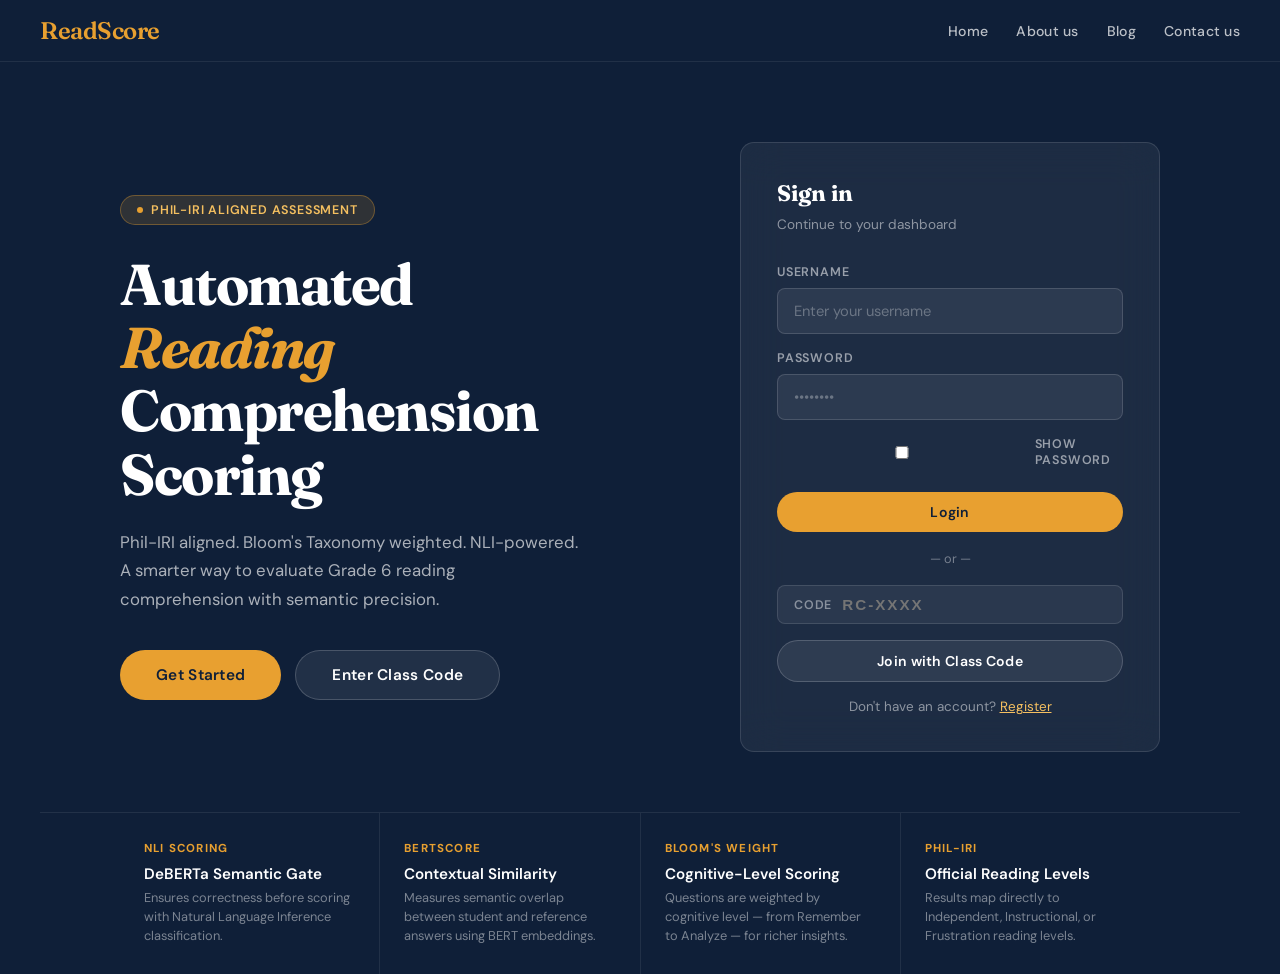
<file: index.html>
<!DOCTYPE html>
<html lang="en">
<head>
<meta charset="UTF-8" />
<meta name="viewport" content="width=device-width, initial-scale=1.0" />
<title>ReadScore</title>
<link href="https://fonts.googleapis.com/css2?family=Fraunces:ital,opsz,wght@0,9..144,300;0,9..144,600;0,9..144,700;1,9..144,400&family=DM+Sans:wght@300;400;500;600&display=swap" rel="stylesheet" />
<link rel="stylesheet" href="readscore.css" />

</head>
<body>

<!-- ══════════════════════════════════════
     PAGE: HOME
══════════════════════════════════════ -->
<div id="page-home" class="page active">
  <nav>
    <div class="nav-logo">ReadScore</div>
    <div class="nav-links">
      <a onclick="showPage('page-home')">Home</a>
      <a href="#">About us</a>
      <a href="#">Blog</a>
      <a href="#">Contact us</a>
    </div>
  </nav>

  <div class="hero">
    <div class="hero-left">
      <div class="hero-badge"><span></span> Phil-IRI Aligned Assessment</div>
      <h1>Automated<br/><em>Reading</em><br/>Comprehension<br/>Scoring</h1>
      <p>Phil-IRI aligned. Bloom's Taxonomy weighted. NLI-powered. A smarter way to evaluate Grade 6 reading comprehension with semantic precision.</p>
      <div class="hero-actions">
        <button class="btn btn-primary btn-lg" onclick="showPage('page-register')">Get Started</button>
        <button class="btn btn-ghost btn-lg" onclick="showStudentCodeEntry()">Enter Class Code</button>
      </div>
    </div>
    <div class="hero-right">
      <div class="login-card">
        <h3>Sign in</h3>
        <p>Continue to your dashboard</p>
        <div class="form-group">
          <label>Username</label>
          <input id="home-username" type="text" placeholder="Enter your username" />
        </div>
        <div class="form-group">
          <label>Password</label>
          <input id="home-password" type="password" placeholder="••••••••" />
        </div>
        <div class="form-group" style="display:flex;align-items:center;gap:8px;">
          <input id="show-password-login" type="checkbox" onchange="togglePassword('home-password','show-password-login')" />
          <label for="show-password-login" style="margin:0;">Show password</label>
        </div>
        <button class="btn btn-primary" style="width:100%;margin-top:8px;" onclick="handleLogin()">Login</button>
        <div class="login-divider">— or —</div>
        <div class="code-bar">
          <label>Code</label>
          <input type="text" id="home-class-code" placeholder="RC-XXXX" maxlength="7" />
        </div>
        <button class="btn btn-ghost" style="width:100%;" onclick="handleCodeJoin()">Join with Class Code</button>
        <div class="login-link">Don't have an account? <a onclick="showPage('page-register')">Register</a></div>
      </div>
    </div>
  </div>

  <div class="features-strip">
    <div class="feature-item">
      <div class="feature-tag">NLI Scoring</div>
      <div class="feature-name">DeBERTa Semantic Gate</div>
      <div class="feature-desc">Ensures correctness before scoring with Natural Language Inference classification.</div>
    </div>
    <div class="feature-item">
      <div class="feature-tag">BERTScore</div>
      <div class="feature-name">Contextual Similarity</div>
      <div class="feature-desc">Measures semantic overlap between student and reference answers using BERT embeddings.</div>
    </div>
    <div class="feature-item">
      <div class="feature-tag">Bloom's Weight</div>
      <div class="feature-name">Cognitive-Level Scoring</div>
      <div class="feature-desc">Questions are weighted by cognitive level — from Remember to Analyze — for richer insights.</div>
    </div>
    <div class="feature-item">
      <div class="feature-tag">Phil-IRI</div>
      <div class="feature-name">Official Reading Levels</div>
      <div class="feature-desc">Results map directly to Independent, Instructional, or Frustration reading levels.</div>
    </div>
  </div>
</div>

<!-- ══════════════════════════════════════
     PAGE: REGISTER
══════════════════════════════════════ -->
<div id="page-register" class="page">
  <nav>
    <div class="nav-logo" onclick="showPage('page-home')" style="cursor:pointer;">ReadScore</div>
    <div class="nav-links"><a onclick="showPage('page-home')">← Back to Home</a></div>
  </nav>
  <div id="page-register-inner" style="flex:1;display:flex;align-items:center;justify-content:center;padding:60px 20px;">
    <div class="register-card">
      <h2>Create account</h2>
      <p class="subtitle">Choose your role to continue</p>

      <div class="role-toggle">
        <button class="role-btn" id="role-teacher" onclick="setRole('teacher')">Teacher</button>
        <button class="role-btn active" id="role-student" onclick="setRole('student')">Student</button>
      </div>

      <div class="light-form">
        <div class="form-group">
          <label>Full name</label>
          <input id="reg-fullname" type="text" placeholder="e.g. Maria Santos" />
        </div>
        <div class="form-group">
          <label>Username</label>
          <input id="reg-username" type="text" placeholder="e.g. mariasantos" />
        </div>
        <div class="form-group">
          <label>Password</label>
          <input id="reg-password" type="password" placeholder="At least 8 characters" />
        </div>
        <div class="form-group">
          <label>Confirm Password</label>
          <input id="reg-password-confirm" type="password" placeholder="Re-enter password" />
        </div>
        <div class="form-group" style="display:flex;align-items:center;gap:8px;">
          <input id="show-password-reg" type="checkbox" onchange="togglePassword('reg-password','show-password-reg'); togglePassword('reg-password-confirm','show-password-reg')" />
          <label for="show-password-reg" style="margin:0;">Show password</label>
        </div>
        <div class="form-group" id="classroom-field" style="display:none;">
          <label>Classroom name</label>
          <input id="reg-classroom" type="text" placeholder="e.g. Grade 6 - Sampaguita" />
        </div>
      </div>

      <button class="btn btn-navy" style="width:100%;margin-top:8px;" onclick="handleRegister()">Register</button>
      <div class="register-footer">Already have an account? <a onclick="showPage('page-home')">Login</a></div>
    </div>
  </div>
</div>

<!-- ══════════════════════════════════════
     PAGE: READING
══════════════════════════════════════ -->
<div id="page-reading" class="page">
  <nav>
    <div class="nav-logo">ReadScore</div>
    <div class="nav-links"><a href="#">Assessment in progress</a></div>
  </nav>
  <div class="reading-progress-bar"><div class="reading-progress-fill" id="reading-fill"></div></div>
  <div class="reading-main">
    <div class="passage-card">
      <div class="passage-label">Reading Passage</div>
      <h2>The Importance of Saving Water</h2>
      <p class="passage-text">
        Water is one of the most important resources on Earth. Every living thing — humans, animals, and plants — needs water to survive. However, clean and fresh water is not unlimited. Only about three percent of all water on Earth is fresh water, and most of it is frozen in glaciers and ice caps.
        <br/><br/>
        In the Philippines, many communities still struggle with water shortages, especially during dry seasons. Rivers and lakes are sometimes polluted due to improper waste disposal, making the water unsafe to drink. This affects not only the health of the people but also the animals and plants that depend on those water sources.
        <br/><br/>
        There are many simple ways we can help save water in our daily lives. Turning off the faucet while brushing teeth, fixing leaky pipes, and collecting rainwater for watering plants are small steps that make a big difference. When everyone works together to conserve water, we help ensure that future generations will also have enough clean water to drink and use.
      </p>
      <div class="passage-footer">
        <button class="btn btn-primary" onclick="showPage('page-assessment'); initAssessment();">
          Done — Proceed to Questions
          <svg xmlns="http://www.w3.org/2000/svg" width="16" height="16" viewBox="0 0 24 24" fill="none" stroke="currentColor" stroke-width="2.5" stroke-linecap="round" stroke-linejoin="round"><path d="M5 12h14M12 5l7 7-7 7"/></svg>
        </button>
      </div>
    </div>
  </div>
</div>

<!-- ══════════════════════════════════════
     PAGE: ASSESSMENT
══════════════════════════════════════ -->
<div id="page-assessment" class="page">
  <nav>
    <div class="nav-logo">ReadScore</div>
    <div class="nav-links"><span id="qa-progress-label" style="color:rgba(255,255,255,0.6);font-size:0.88rem;">Question 1 of 5</span></div>
  </nav>
  <div class="assessment-body">
    <div class="aside-passage">
      <h4>Passage Reference</h4>
      <p>
        Water is one of the most important resources on Earth. Every living thing — humans, animals, and plants — needs water to survive. However, clean and fresh water is not unlimited. Only about three percent of all water on Earth is fresh water...
        <br/><br/>
        In the Philippines, many communities still struggle with water shortages, especially during dry seasons. Rivers and lakes are sometimes polluted due to improper waste disposal, making the water unsafe to drink...
        <br/><br/>
        There are many simple ways we can help save water. Turning off the faucet while brushing teeth, fixing leaky pipes, and collecting rainwater for watering plants are small steps that make a big difference...
      </p>
    </div>

    <div class="qa-panel">
      <div class="qa-header">
        <h3>Question &amp; Answer</h3>
      </div>

      <!-- Q nav -->
      <div class="q-nav" id="q-nav"></div>

      <!-- Bloom badge -->
      <div id="bloom-badge-wrap" style="margin-bottom:14px;"></div>

      <!-- Question box -->
      <div class="question-box" id="q-text">Loading question...</div>

      <!-- Answer textarea -->
      <textarea class="answer-box" id="a-text" placeholder="Write your answer here..." oninput="saveAnswer()"></textarea>

      <div class="qa-footer">
        <div class="qa-footer-left">
          <button id="prev-btn" class="btn btn-outline btn-sm" onclick="changeQ(-1)">
            <svg xmlns="http://www.w3.org/2000/svg" width="14" height="14" viewBox="0 0 24 24" fill="none" stroke="currentColor" stroke-width="2.5" stroke-linecap="round" stroke-linejoin="round"><path d="M19 12H5M12 19l-7-7 7-7"/></svg>
            Previous
          </button>
          <button id="next-btn" class="btn btn-navy btn-sm" onclick="changeQ(1)">
            Next
            <svg xmlns="http://www.w3.org/2000/svg" width="14" height="14" viewBox="0 0 24 24" fill="none" stroke="currentColor" stroke-width="2.5" stroke-linecap="round" stroke-linejoin="round"><path d="M5 12h14M12 5l7 7-7 7"/></svg>
          </button>
        </div>
        <span id="word-count" style="font-size:0.8rem;color:var(--text-muted);">0 words</span>
      </div>
    </div>
  </div>
</div>

<!-- ══════════════════════════════════════
     PAGE: RESULT
══════════════════════════════════════ -->
<div id="page-result" class="page">
  <nav>
    <div class="nav-logo">ReadScore</div>
    <div class="nav-logout" onclick="showPage('page-home')">
      <svg xmlns="http://www.w3.org/2000/svg" viewBox="0 0 24 24" fill="none" stroke="currentColor" stroke-width="2" stroke-linecap="round" stroke-linejoin="round"><path d="M9 21H5a2 2 0 0 1-2-2V5a2 2 0 0 1 2-2h4M16 17l5-5-5-5M21 12H9"/></svg>
      Logout
    </div>
  </nav>
  <div class="result-main">
    <h2>Assessment Results</h2>
    <div class="result-top">
      <div class="score-card">
        <div class="label">Overall Score</div>
        <div class="big-num" id="res-score">—</div>
        <div style="font-size:0.85rem;color:var(--text-muted);">Comprehension percentage</div>
      </div>
      <div class="level-card">
        <div class="label">Phil-IRI Level</div>
        <div class="level-name" id="res-level">—</div>
        <div style="font-size:0.85rem;color:rgba(255,255,255,0.45);margin-top:4px;" id="res-level-desc">—</div>
      </div>
    </div>
    <div class="result-bottom">
      <div class="bloom-card">
        <h4>Score by Bloom's Level</h4>
        <div class="bloom-summary-row">
          <div class="bloom-summary-label">Bloom mastery</div>
          <div class="bloom-summary-value" id="res-bloom-overall">—%</div>
        </div>
        <div class="bloom-overall-bar">
          <div class="bloom-overall-fill" id="res-bloom-bar" style="width:0%;"></div>
        </div>
      </div>
      <div class="answer-preview-card">
        <h4>Answer Preview</h4>
        <div id="answer-preview-list"></div>
      </div>
    </div>
    <div class="result-action">
      <button class="btn btn-navy" style="width:100%;" onclick="showPage('page-home')">Return to Home</button>
    </div>
  </div>
</div>

<!-- ══════════════════════════════════════
     PAGE: CLASSROOM (Teacher)
══════════════════════════════════════ -->
<div id="page-classroom" class="page">
  <nav>
    <div class="nav-logo">ReadScore</div>
    <div class="nav-logout" onclick="showPage('page-home')">
      <svg xmlns="http://www.w3.org/2000/svg" viewBox="0 0 24 24" fill="none" stroke="currentColor" stroke-width="2" stroke-linecap="round" stroke-linejoin="round"><path d="M9 21H5a2 2 0 0 1-2-2V5a2 2 0 0 1 2-2h4M16 17l5-5-5-5M21 12H9"/></svg>
      Logout
    </div>
  </nav>
  <div class="classroom-main">
    <div class="classroom-header">
      <div class="classroom-title">
        <h2>My Classroom</h2>
        <div class="class-code-badge" onclick="copyCode()">
          <svg xmlns="http://www.w3.org/2000/svg" viewBox="0 0 24 24" fill="none" stroke="currentColor" stroke-width="2" stroke-linecap="round" stroke-linejoin="round"><rect width="14" height="14" x="8" y="8" rx="2"/><path d="M4 16c-1.1 0-2-.9-2-2V4c0-1.1.9-2 2-2h10c1.1 0 2 .9 2 2"/></svg>
          Code: RC-4821
        </div>
      </div>
      <button class="btn btn-primary" onclick="showNewAssessmentModal()">
        <svg xmlns="http://www.w3.org/2000/svg" width="16" height="16" viewBox="0 0 24 24" fill="none" stroke="currentColor" stroke-width="2.5" stroke-linecap="round" stroke-linejoin="round"><path d="M12 5v14M5 12h14"/></svg>
        New Assessment
      </button>
    </div>

    <div class="students-table">
      <div class="table-head">
        <div>Student Name</div>
        <div>Phil-IRI Grade</div>
        <div>State</div>
        <div></div>
      </div>
      <div class="table-row" onclick="viewStudentResult('PRINCE DIONES', 78, 'Instructional')">
        <div class="student-name">
          <div class="student-avatar">PD</div>
          PRINCE DIONES
        </div>
        <div><span class="grade-pill grade-instructional">Instructional</span></div>
        <div><span class="state-done state-pill">● Done</span></div>
        <div class="row-action"><button class="dots-btn" onclick="event.stopPropagation()">···</button></div>
      </div>
      <div class="table-row" onclick="viewStudentResult('RENIEL GAHUMAN', 47, 'Frustration')">
        <div class="student-name">
          <div class="student-avatar">RG</div>
          RENIEL GAHUMAN
        </div>
        <div><span class="grade-pill grade-frustration">Frustration</span></div>
        <div><span class="state-done state-pill">● Done</span></div>
        <div class="row-action"><button class="dots-btn" onclick="event.stopPropagation()">···</button></div>
      </div>
      <div class="table-row">
        <div class="student-name">
          <div class="student-avatar" style="background:var(--cream-dark);color:var(--text-muted);">JR</div>
          JAMES ROMULO
        </div>
        <div><span class="grade-pill grade-pending">Pending</span></div>
        <div><span class="state-pending state-pill">○ Pending</span></div>
        <div class="row-action"><button class="dots-btn" onclick="event.stopPropagation()">···</button></div>
      </div>
      <div class="table-row">
        <div class="student-name">
          <div class="student-avatar" style="background:var(--cream-dark);color:var(--text-muted);">AL</div>
          ANA LOPEZ
        </div>
        <div><span class="grade-pill grade-pending">Pending</span></div>
        <div><span class="state-pending state-pill">○ Pending</span></div>
        <div class="row-action"><button class="dots-btn" onclick="event.stopPropagation()">···</button></div>
      </div>
    </div>
  </div>
</div>

<!-- Toast -->
<div class="toast" id="toast">
  <span class="toast-icon" id="toast-icon">✓</span>
  <span id="toast-msg">Copied!</span>
</div>

<script src="readscore.js"></script>
</body>
</html>
</file>
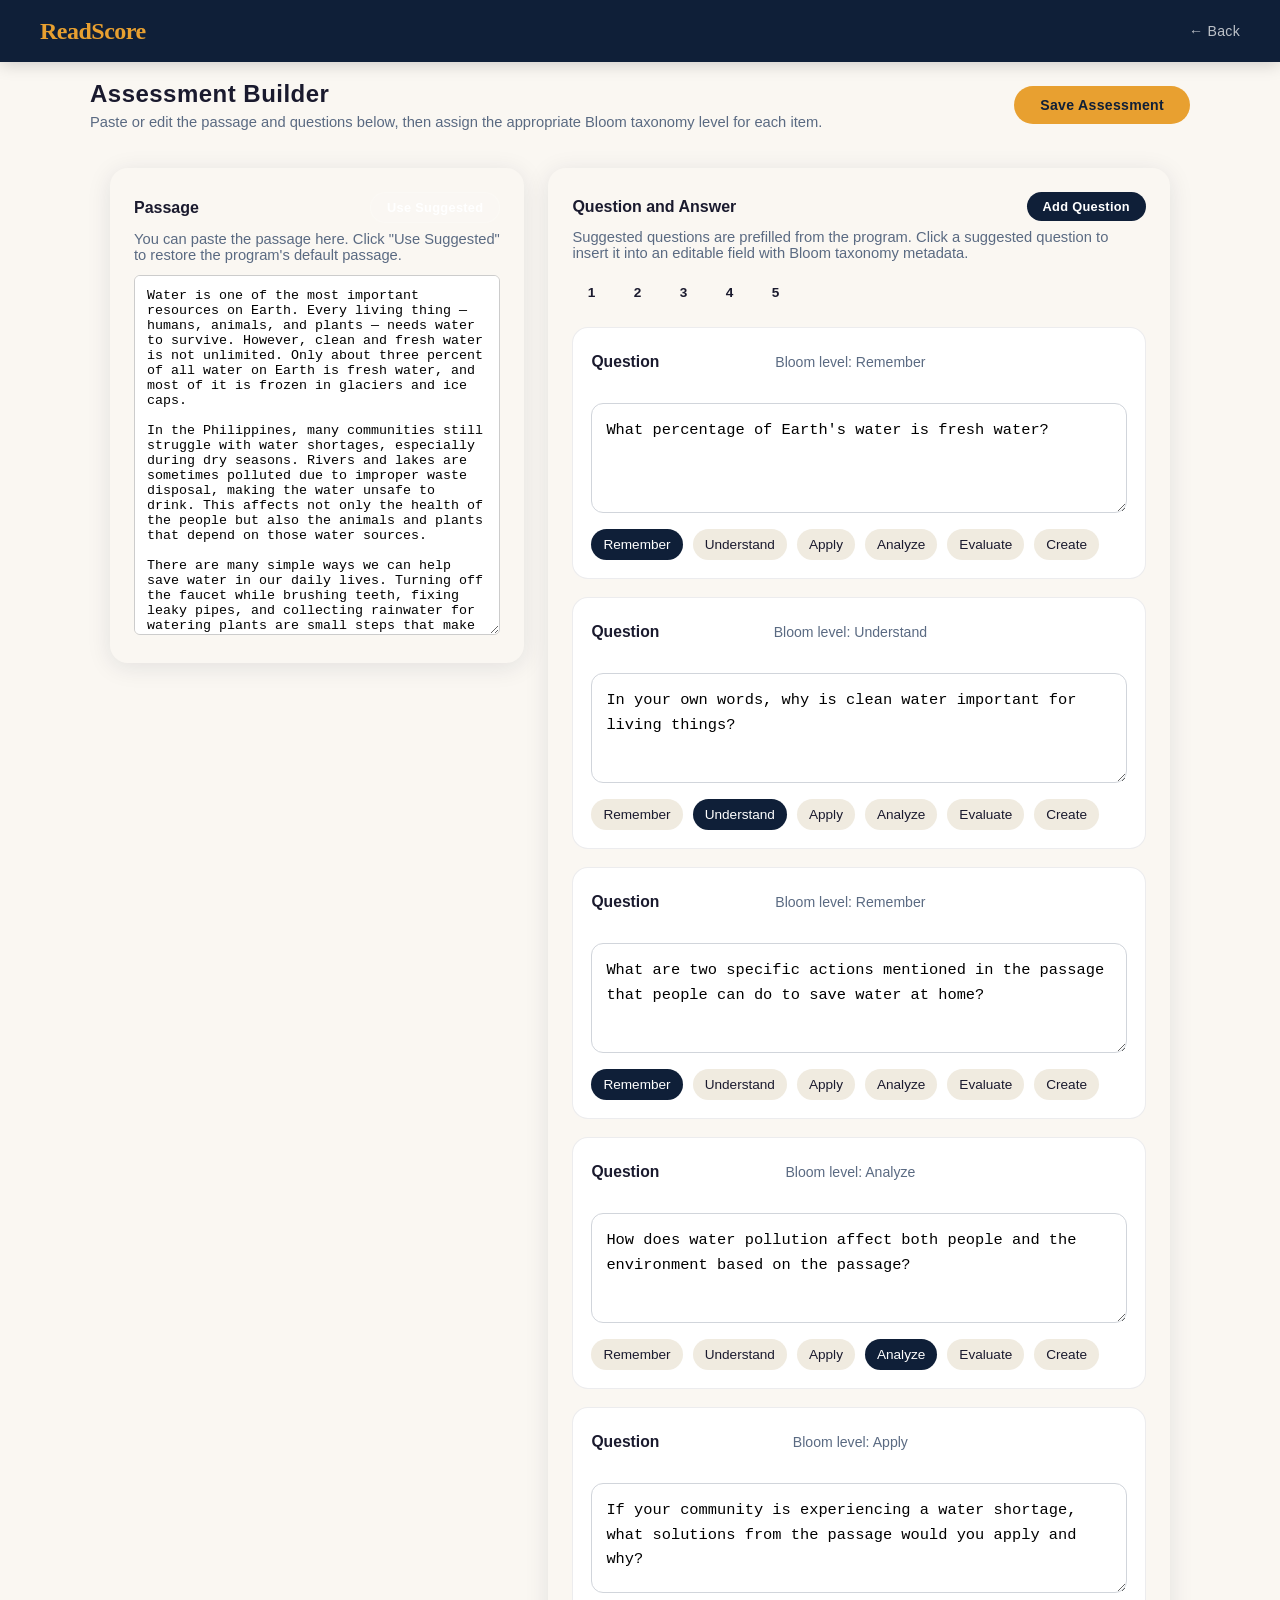
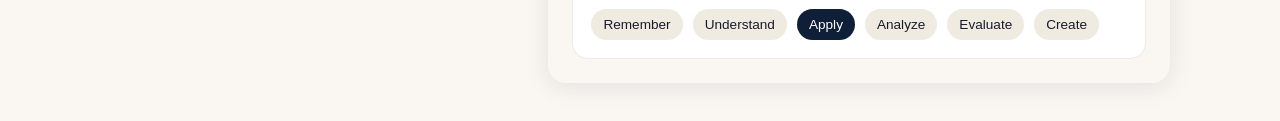
<file: new_assessment.html>
<!DOCTYPE html>
<html lang="en">
<head>
  <meta charset="utf-8" />
  <meta name="viewport" content="width=device-width,initial-scale=1" />
  <title>Create Assessment — ReadScore</title>
  <link rel="stylesheet" href="readscore.css" />
  <style>
    .new-assess-body{display:flex;gap:24px;padding:20px}
    .left-col{flex:1}
    .right-col{flex:1.5}
    .panel{background:var(--panel-bg);padding:24px;border-radius:18px;box-shadow:var(--shadow)}
    .q-num{display:inline-flex;align-items:center;justify-content:center;margin-right:8px;padding:8px 10px;border-radius:8px;background:var(--muted);color:var(--text);cursor:pointer;border:none}
    .q-num:hover{background:rgba(0,0,0,0.05)}
    .q-field{width:100%;min-height:110px;margin-top:12px;padding:14px;border-radius:12px;border:1px solid #d1d5db;background:var(--white);font-size:0.96rem;line-height:1.6}
    .top-actions{display:flex;justify-content:space-between;align-items:center;margin-bottom:18px}
    .top-actions h2{margin:0;font-size:1.5rem;letter-spacing:0.02em}
    .suggestion-note{font-size:0.92rem;color:var(--text-muted);margin-bottom:12px}
    .question-card{border:1px solid rgba(15,23,42,0.08);border-radius:16px;margin-top:16px;padding:18px;background:var(--white)}
    .question-card + .question-card{margin-top:18px}
    .question-card-header{display:flex;justify-content:space-between;align-items:center;gap:12px;margin-bottom:14px}
    .question-card-header strong{font-size:0.98rem}
    .bloom-picker{display:flex;flex-wrap:wrap;gap:10px;margin-top:12px}
    .bloom-chip{padding:8px 12px;border-radius:999px;border:1px solid var(--muted);background:var(--cream-dark);color:var(--text);font-size:0.85rem;cursor:pointer;transition:all 0.18s ease}
    .bloom-chip.active{background:var(--navy);color:white;border-color:transparent}
    .selected-level{font-size:0.88rem;color:var(--text-muted)}
    .control-row{display:flex;justify-content:space-between;align-items:center;gap:12px;margin-bottom:16px}
    .control-row .btn{min-width:140px}
    .panel-heading{font-size:1rem;font-weight:700;color:var(--navy);margin-bottom:12px}
  </style>
</head>
<body>
  <nav>
    <div class="nav-logo">ReadScore</div>
    <div class="nav-links"><a href="index.html" style="cursor:pointer">← Back</a></div>
  </nav>

  <div style="max-width:1100px;margin:18px auto;">
    <div class="top-actions">
      <div>
        <h2>Assessment Builder</h2>
        <p class="suggestion-note" style="margin:6px 0 0 0;">Paste or edit the passage and questions below, then assign the appropriate Bloom taxonomy level for each item.</p>
      </div>
      <div>
        <button class="btn btn-primary" onclick="saveCustomAssessment()">Save Assessment</button>
      </div>
    </div>

    <div class="new-assess-body">
      <div class="left-col">
        <div class="panel">
          <div style="display:flex;justify-content:space-between;align-items:center;margin-bottom:8px">
            <strong>Passage</strong>
            <button class="btn btn-ghost btn-sm" onclick="restoreSuggestedPassage()">Use Suggested</button>
          </div>
          <div class="suggestion-note">You can paste the passage here. Click "Use Suggested" to restore the program's default passage.</div>
          <textarea id="custom-passage" style="width:100%;height:360px;padding:12px;border-radius:6px;border:1px solid #ccc;">Loading...</textarea>
        </div>
      </div>

      <div class="right-col">
        <div class="panel">
          <div style="display:flex;justify-content:space-between;align-items:center;margin-bottom:8px">
            <strong>Question and Answer</strong>
            <button class="btn btn-sm btn-navy" onclick="addQuestionField()">Add Question</button>
          </div>
          <div class="suggestion-note">Suggested questions are prefilled from the program. Click a suggested question to insert it into an editable field with Bloom taxonomy metadata.</div>

          <div id="suggested-questions" style="margin-bottom:14px"></div>

          <div id="question-list"></div>

        </div>
      </div>
    </div>
  </div>

  <script src="readscore.js"></script>
  <script>
    // Initialize the page: load suggestions and current custom assessment
    window.addEventListener('load', () => {
      // ensure PASSAGE and questions are available
      try {
        populateSuggestedQuestions();
      } catch (e) { console.warn(e); }
      loadCustomAssessment();
    });

    const BLOOM_LEVELS = ['Remember', 'Understand', 'Apply', 'Analyze', 'Evaluate', 'Create'];

    function loadCustomAssessment(){
      const stored = localStorage.getItem('rs_custom_assessment');
      if (stored){
        const data = JSON.parse(stored);
        document.getElementById('custom-passage').value = data.passage || '';
        const list = document.getElementById('question-list');
        list.innerHTML = '';
        (data.questions||[]).forEach(q => {
          addQuestionCard(q.q || '', q.bloom || 'Remember');
        });
      } else {
        if (typeof PASSAGE !== 'undefined') document.getElementById('custom-passage').value = PASSAGE;
        if (typeof questions !== 'undefined'){
          const list = document.getElementById('question-list');
          list.innerHTML = '';
          questions.forEach(q => addQuestionCard(q.q, q.bloom || 'Remember'));
        }
      }
    }

    function saveCustomAssessment(){
      const passage = document.getElementById('custom-passage').value;
      const questionCards = Array.from(document.getElementById('question-list').querySelectorAll('.question-card'));
      const qs = questionCards.map(card => ({
        q: card.querySelector('textarea.q-field').value,
        bloom: card.querySelector('.bloom-chip.active')?.dataset.level || 'Remember'
      })).filter(item => item.q.trim());
      const payload = { passage, questions: qs };
      localStorage.setItem('rs_custom_assessment', JSON.stringify(payload));
      alert('Assessment saved locally. Return to Classroom to start.');
      window.location.href = 'index.html';
    }

    function addQuestionCard(questionText = '', bloomLevel = 'Remember'){
      const list = document.getElementById('question-list');
      const card = document.createElement('div');
      card.className = 'question-card';

      const header = document.createElement('div');
      header.className = 'question-card-header';
      header.innerHTML = `<strong>Question</strong><span class="selected-level">Bloom level: <span class="level-label">${bloomLevel}</span></span>`;
      const removeBtn = document.createElement('button');
      removeBtn.type = 'button';
      removeBtn.className = 'btn btn-ghost btn-sm';
      removeBtn.textContent = 'Remove';
      removeBtn.onclick = () => card.remove();
      header.appendChild(removeBtn);
      card.appendChild(header);

      const ta = document.createElement('textarea');
      ta.className = 'q-field';
      ta.placeholder = 'Write your question here...';
      ta.value = questionText;
      card.appendChild(ta);

      const bloomPicker = document.createElement('div');
      bloomPicker.className = 'bloom-picker';
      BLOOM_LEVELS.forEach(level => {
        const chip = document.createElement('button');
        chip.type = 'button';
        chip.className = 'bloom-chip' + (level === bloomLevel ? ' active' : '');
        chip.dataset.level = level;
        chip.textContent = level;
        chip.onclick = () => {
          bloomPicker.querySelectorAll('.bloom-chip').forEach(c => c.classList.remove('active'));
          chip.classList.add('active');
          header.querySelector('.level-label').textContent = level;
        };
        bloomPicker.appendChild(chip);
      });
      card.appendChild(bloomPicker);

      list.appendChild(card);
      return card;
    }

    function populateSuggestedQuestions(){
      const wrap = document.getElementById('suggested-questions');
      wrap.innerHTML = '';
      if (typeof questions === 'undefined') return;
      questions.forEach((q, i) => {
        const b = document.createElement('button');
        b.className = 'q-num';
        b.textContent = `${i+1}`;
        b.title = q.q;
        b.onclick = () => {
          addQuestionCard(q.q, q.bloom);
        };
        wrap.appendChild(b);
      });
    }

    function restoreSuggestedPassage(){
      if (typeof PASSAGE !== 'undefined') document.getElementById('custom-passage').value = PASSAGE;
    }

    function addQuestionField(){
      return addQuestionCard('', 'Remember');
    }
  </script>
</body>
</html>
</file>
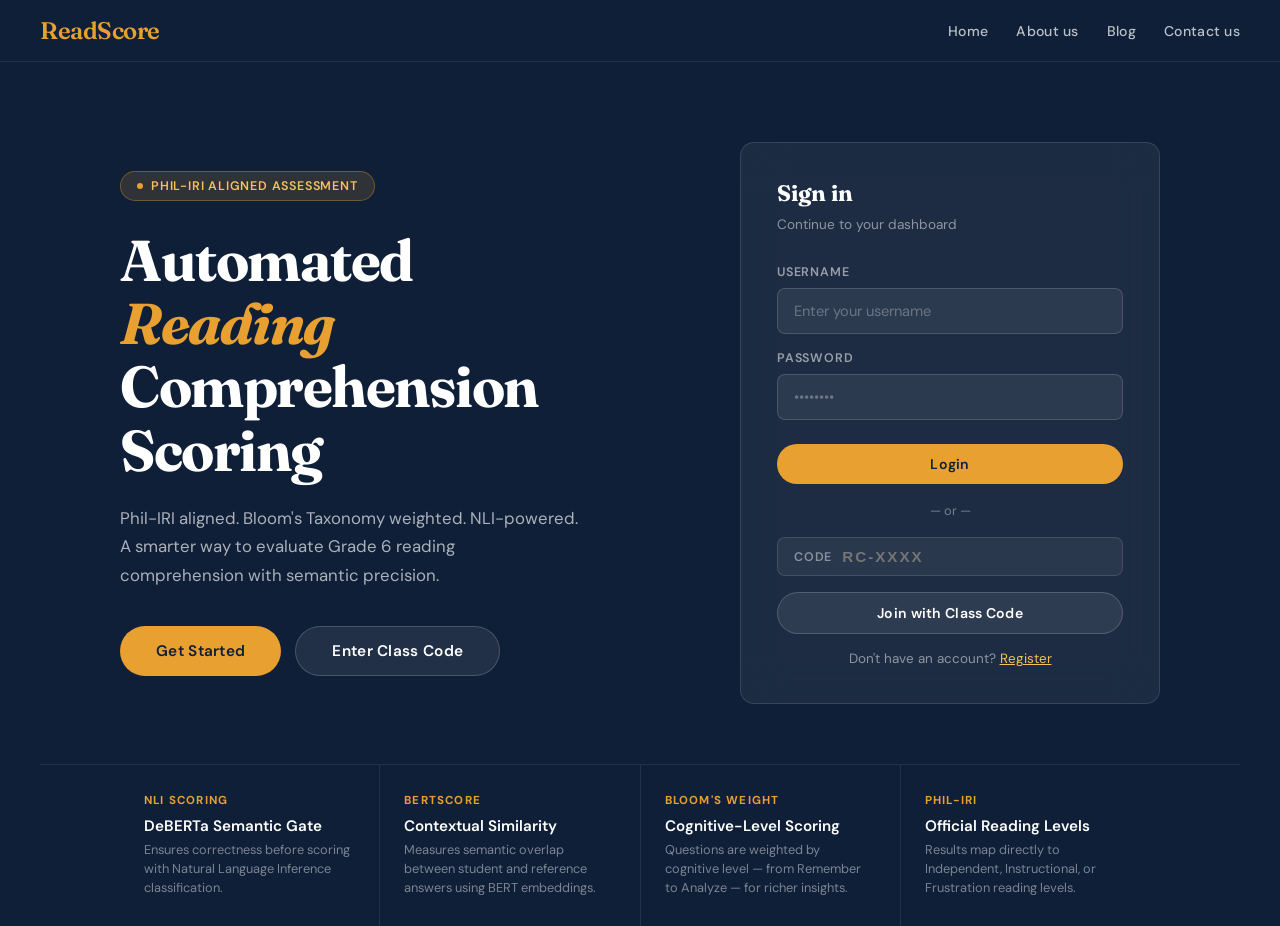
<file: ReadScore/readscore.html>
<!DOCTYPE html>
<html lang="en">
<head>
<meta charset="UTF-8" />
<meta name="viewport" content="width=device-width, initial-scale=1.0" />
<title>ReadScore</title>
<link href="https://fonts.googleapis.com/css2?family=Fraunces:ital,opsz,wght@0,9..144,300;0,9..144,600;0,9..144,700;1,9..144,400&family=DM+Sans:wght@300;400;500;600&display=swap" rel="stylesheet" />
<link rel="stylesheet" href="readscore.css" />

</head>
<body>

<!-- ══════════════════════════════════════
     PAGE: HOME
══════════════════════════════════════ -->
<div id="page-home" class="page active">
  <nav>
    <div class="nav-logo">ReadScore</div>
    <div class="nav-links">
      <a onclick="showPage('page-home')">Home</a>
      <a href="#">About us</a>
      <a href="#">Blog</a>
      <a href="#">Contact us</a>
    </div>
  </nav>

  <div class="hero">
    <div class="hero-left">
      <div class="hero-badge"><span></span> Phil-IRI Aligned Assessment</div>
      <h1>Automated<br/><em>Reading</em><br/>Comprehension<br/>Scoring</h1>
      <p>Phil-IRI aligned. Bloom's Taxonomy weighted. NLI-powered. A smarter way to evaluate Grade 6 reading comprehension with semantic precision.</p>
      <div class="hero-actions">
        <button class="btn btn-primary btn-lg" onclick="showPage('page-register')">Get Started</button>
        <button class="btn btn-ghost btn-lg" onclick="showStudentCodeEntry()">Enter Class Code</button>
      </div>
    </div>
    <div class="hero-right">
      <div class="login-card">
        <h3>Sign in</h3>
        <p>Continue to your dashboard</p>
        <div class="form-group">
          <label>Username</label>
          <input type="text" placeholder="Enter your username" />
        </div>
        <div class="form-group">
          <label>Password</label>
          <input type="password" placeholder="••••••••" />
        </div>
        <button class="btn btn-primary" style="width:100%;margin-top:8px;" onclick="handleLogin()">Login</button>
        <div class="login-divider">— or —</div>
        <div class="code-bar">
          <label>Code</label>
          <input type="text" id="home-class-code" placeholder="RC-XXXX" maxlength="7" />
        </div>
        <button class="btn btn-ghost" style="width:100%;" onclick="handleCodeJoin()">Join with Class Code</button>
        <div class="login-link">Don't have an account? <a onclick="showPage('page-register')">Register</a></div>
      </div>
    </div>
  </div>

  <div class="features-strip">
    <div class="feature-item">
      <div class="feature-tag">NLI Scoring</div>
      <div class="feature-name">DeBERTa Semantic Gate</div>
      <div class="feature-desc">Ensures correctness before scoring with Natural Language Inference classification.</div>
    </div>
    <div class="feature-item">
      <div class="feature-tag">BERTScore</div>
      <div class="feature-name">Contextual Similarity</div>
      <div class="feature-desc">Measures semantic overlap between student and reference answers using BERT embeddings.</div>
    </div>
    <div class="feature-item">
      <div class="feature-tag">Bloom's Weight</div>
      <div class="feature-name">Cognitive-Level Scoring</div>
      <div class="feature-desc">Questions are weighted by cognitive level — from Remember to Analyze — for richer insights.</div>
    </div>
    <div class="feature-item">
      <div class="feature-tag">Phil-IRI</div>
      <div class="feature-name">Official Reading Levels</div>
      <div class="feature-desc">Results map directly to Independent, Instructional, or Frustration reading levels.</div>
    </div>
  </div>
</div>

<!-- ══════════════════════════════════════
     PAGE: REGISTER
══════════════════════════════════════ -->
<div id="page-register" class="page">
  <nav>
    <div class="nav-logo" onclick="showPage('page-home')" style="cursor:pointer;">ReadScore</div>
    <div class="nav-links"><a onclick="showPage('page-home')">← Back to Home</a></div>
  </nav>
  <div id="page-register-inner" style="flex:1;display:flex;align-items:center;justify-content:center;padding:60px 20px;">
    <div class="register-card">
      <h2>Create account</h2>
      <p class="subtitle">Choose your role to continue</p>

      <div class="role-toggle">
        <button class="role-btn" id="role-teacher" onclick="setRole('teacher')">Teacher</button>
        <button class="role-btn active" id="role-student" onclick="setRole('student')">Student</button>
      </div>

      <div class="light-form">
        <div class="form-group">
          <label>Full name</label>
          <input type="text" placeholder="e.g. Maria Santos" />
        </div>
        <div class="form-group">
          <label>Username</label>
          <input type="text" placeholder="e.g. mariasantos" />
        </div>
        <div class="form-group">
          <label>Password</label>
          <input type="password" placeholder="At least 8 characters" />
        </div>
        <div class="form-group">
          <label>Confirm Password</label>
          <input type="password" placeholder="Re-enter password" />
        </div>
        <div class="form-group" id="classroom-field" style="display:none;">
          <label>Classroom name</label>
          <input type="text" placeholder="e.g. Grade 6 - Sampaguita" />
        </div>
      </div>

      <button class="btn btn-navy" style="width:100%;margin-top:8px;" onclick="handleRegister()">Register</button>
      <div class="register-footer">Already have an account? <a onclick="showPage('page-home')">Login</a></div>
    </div>
  </div>
</div>

<!-- ══════════════════════════════════════
     PAGE: READING
══════════════════════════════════════ -->
<div id="page-reading" class="page">
  <nav>
    <div class="nav-logo">ReadScore</div>
    <div class="nav-links"><a href="#">Assessment in progress</a></div>
  </nav>
  <div class="reading-progress-bar"><div class="reading-progress-fill" id="reading-fill"></div></div>
  <div class="reading-main">
    <div class="passage-card">
      <div class="passage-label">Reading Passage</div>
      <h2>The Importance of Saving Water</h2>
      <p class="passage-text">
        Water is one of the most important resources on Earth. Every living thing — humans, animals, and plants — needs water to survive. However, clean and fresh water is not unlimited. Only about three percent of all water on Earth is fresh water, and most of it is frozen in glaciers and ice caps.
        <br/><br/>
        In the Philippines, many communities still struggle with water shortages, especially during dry seasons. Rivers and lakes are sometimes polluted due to improper waste disposal, making the water unsafe to drink. This affects not only the health of the people but also the animals and plants that depend on those water sources.
        <br/><br/>
        There are many simple ways we can help save water in our daily lives. Turning off the faucet while brushing teeth, fixing leaky pipes, and collecting rainwater for watering plants are small steps that make a big difference. When everyone works together to conserve water, we help ensure that future generations will also have enough clean water to drink and use.
      </p>
      <div class="passage-footer">
        <button class="btn btn-primary" onclick="showPage('page-assessment'); initAssessment();">
          Done — Proceed to Questions
          <svg xmlns="http://www.w3.org/2000/svg" width="16" height="16" viewBox="0 0 24 24" fill="none" stroke="currentColor" stroke-width="2.5" stroke-linecap="round" stroke-linejoin="round"><path d="M5 12h14M12 5l7 7-7 7"/></svg>
        </button>
      </div>
    </div>
  </div>
</div>

<!-- ══════════════════════════════════════
     PAGE: ASSESSMENT
══════════════════════════════════════ -->
<div id="page-assessment" class="page">
  <nav>
    <div class="nav-logo">ReadScore</div>
    <div class="nav-links"><span id="qa-progress-label" style="color:rgba(255,255,255,0.6);font-size:0.88rem;">Question 1 of 5</span></div>
  </nav>
  <div class="assessment-body">
    <div class="aside-passage">
      <h4>Passage Reference</h4>
      <p>
        Water is one of the most important resources on Earth. Every living thing — humans, animals, and plants — needs water to survive. However, clean and fresh water is not unlimited. Only about three percent of all water on Earth is fresh water...
        <br/><br/>
        In the Philippines, many communities still struggle with water shortages, especially during dry seasons. Rivers and lakes are sometimes polluted due to improper waste disposal, making the water unsafe to drink...
        <br/><br/>
        There are many simple ways we can help save water. Turning off the faucet while brushing teeth, fixing leaky pipes, and collecting rainwater for watering plants are small steps that make a big difference...
      </p>
    </div>

    <div class="qa-panel">
      <div class="qa-header">
        <h3>Question &amp; Answer</h3>
        <button class="btn btn-primary btn-sm" onclick="submitAssessment()">Submit All</button>
      </div>

      <!-- Q nav -->
      <div class="q-nav" id="q-nav"></div>

      <!-- Bloom badge -->
      <div id="bloom-badge-wrap" style="margin-bottom:14px;"></div>

      <!-- Question box -->
      <div class="question-box" id="q-text">Loading question...</div>

      <!-- Answer textarea -->
      <textarea class="answer-box" id="a-text" placeholder="Write your answer here..." oninput="saveAnswer()"></textarea>

      <div class="qa-footer">
        <div class="qa-footer-left">
          <button class="btn btn-outline btn-sm" onclick="changeQ(-1)">
            <svg xmlns="http://www.w3.org/2000/svg" width="14" height="14" viewBox="0 0 24 24" fill="none" stroke="currentColor" stroke-width="2.5" stroke-linecap="round" stroke-linejoin="round"><path d="M19 12H5M12 19l-7-7 7-7"/></svg>
            Previous
          </button>
          <button class="btn btn-navy btn-sm" onclick="changeQ(1)">
            Next
            <svg xmlns="http://www.w3.org/2000/svg" width="14" height="14" viewBox="0 0 24 24" fill="none" stroke="currentColor" stroke-width="2.5" stroke-linecap="round" stroke-linejoin="round"><path d="M5 12h14M12 5l7 7-7 7"/></svg>
          </button>
        </div>
        <span id="word-count" style="font-size:0.8rem;color:var(--text-muted);">0 words</span>
      </div>
    </div>
  </div>
</div>

<!-- ══════════════════════════════════════
     PAGE: RESULT
══════════════════════════════════════ -->
<div id="page-result" class="page">
  <nav>
    <div class="nav-logo">ReadScore</div>
    <div class="nav-logout" onclick="showPage('page-home')">
      <svg xmlns="http://www.w3.org/2000/svg" viewBox="0 0 24 24" fill="none" stroke="currentColor" stroke-width="2" stroke-linecap="round" stroke-linejoin="round"><path d="M9 21H5a2 2 0 0 1-2-2V5a2 2 0 0 1 2-2h4M16 17l5-5-5-5M21 12H9"/></svg>
      Logout
    </div>
  </nav>
  <div class="result-main">
    <h2>Assessment Results</h2>
    <div class="result-top">
      <div class="score-card">
        <div class="label">Overall Score</div>
        <div class="big-num" id="res-score">—</div>
        <div style="font-size:0.85rem;color:var(--text-muted);">Comprehension percentage</div>
      </div>
      <div class="level-card">
        <div class="label">Phil-IRI Level</div>
        <div class="level-name" id="res-level">—</div>
        <div style="font-size:0.85rem;color:rgba(255,255,255,0.45);margin-top:4px;" id="res-level-desc">—</div>
      </div>
    </div>
    <div class="result-bottom">
      <div class="bloom-card">
        <h4>Score by Bloom's Level</h4>
        <div class="bloom-row">
          <div class="bloom-row-label">Remember</div>
          <div class="bloom-bar-wrap"><div class="bloom-bar" id="bar-remember" style="width:0%;background:#4a9eff;"></div></div>
          <div class="bloom-row-pct" id="pct-remember">—</div>
        </div>
        <div class="bloom-row">
          <div class="bloom-row-label">Understand</div>
          <div class="bloom-bar-wrap"><div class="bloom-bar" id="bar-understand" style="width:0%;background:#2ecc8a;"></div></div>
          <div class="bloom-row-pct" id="pct-understand">—</div>
        </div>
        <div class="bloom-row">
          <div class="bloom-row-label">Apply</div>
          <div class="bloom-bar-wrap"><div class="bloom-bar" id="bar-apply" style="width:0%;background:#e8a030;"></div></div>
          <div class="bloom-row-pct" id="pct-apply">—</div>
        </div>
        <div class="bloom-row">
          <div class="bloom-row-label">Analyze</div>
          <div class="bloom-bar-wrap"><div class="bloom-bar" id="bar-analyze" style="width:0%;background:#a060e8;"></div></div>
          <div class="bloom-row-pct" id="pct-analyze">—</div>
        </div>
      </div>
      <div class="metrics-col">
        <div class="metric-card">
          <div class="m-label">NLI Correctness</div>
          <div class="m-value" id="res-nli">—</div>
          <div class="m-sub">Entailment classification</div>
        </div>
        <div class="metric-card">
          <div class="m-label">BERTScore Avg.</div>
          <div class="m-value" id="res-bert">—</div>
          <div class="m-sub">Semantic similarity score</div>
        </div>
        <div style="margin-top:auto;">
          <button class="btn btn-navy" style="width:100%;" onclick="showPage('page-home')">Return to Home</button>
        </div>
      </div>
    </div>
  </div>
</div>

<!-- ══════════════════════════════════════
     PAGE: CLASSROOM (Teacher)
══════════════════════════════════════ -->
<div id="page-classroom" class="page">
  <nav>
    <div class="nav-logo">ReadScore</div>
    <div class="nav-logout" onclick="showPage('page-home')">
      <svg xmlns="http://www.w3.org/2000/svg" viewBox="0 0 24 24" fill="none" stroke="currentColor" stroke-width="2" stroke-linecap="round" stroke-linejoin="round"><path d="M9 21H5a2 2 0 0 1-2-2V5a2 2 0 0 1 2-2h4M16 17l5-5-5-5M21 12H9"/></svg>
      Logout
    </div>
  </nav>
  <div class="classroom-main">
    <div class="classroom-header">
      <div class="classroom-title">
        <h2>My Classroom</h2>
        <div class="class-code-badge" onclick="copyCode()">
          <svg xmlns="http://www.w3.org/2000/svg" viewBox="0 0 24 24" fill="none" stroke="currentColor" stroke-width="2" stroke-linecap="round" stroke-linejoin="round"><rect width="14" height="14" x="8" y="8" rx="2"/><path d="M4 16c-1.1 0-2-.9-2-2V4c0-1.1.9-2 2-2h10c1.1 0 2 .9 2 2"/></svg>
          Code: RC-4821
        </div>
      </div>
      <button class="btn btn-primary" onclick="showNewAssessmentModal()">
        <svg xmlns="http://www.w3.org/2000/svg" width="16" height="16" viewBox="0 0 24 24" fill="none" stroke="currentColor" stroke-width="2.5" stroke-linecap="round" stroke-linejoin="round"><path d="M12 5v14M5 12h14"/></svg>
        New Assessment
      </button>
    </div>

    <div class="students-table">
      <div class="table-head">
        <div>Student Name</div>
        <div>Phil-IRI Grade</div>
        <div>State</div>
        <div></div>
      </div>
      <div class="table-row" onclick="viewStudentResult('PRINCE DIONES', 78, 'Instructional')">
        <div class="student-name">
          <div class="student-avatar">PD</div>
          PRINCE DIONES
        </div>
        <div><span class="grade-pill grade-instructional">Instructional</span></div>
        <div><span class="state-done state-pill">● Done</span></div>
        <div class="row-action"><button class="dots-btn" onclick="event.stopPropagation()">···</button></div>
      </div>
      <div class="table-row" onclick="viewStudentResult('RENIEL GAHUMAN', 47, 'Frustration')">
        <div class="student-name">
          <div class="student-avatar">RG</div>
          RENIEL GAHUMAN
        </div>
        <div><span class="grade-pill grade-frustration">Frustration</span></div>
        <div><span class="state-done state-pill">● Done</span></div>
        <div class="row-action"><button class="dots-btn" onclick="event.stopPropagation()">···</button></div>
      </div>
      <div class="table-row">
        <div class="student-name">
          <div class="student-avatar" style="background:var(--cream-dark);color:var(--text-muted);">JR</div>
          JAMES ROMULO
        </div>
        <div><span class="grade-pill grade-pending">Pending</span></div>
        <div><span class="state-pending state-pill">○ Pending</span></div>
        <div class="row-action"><button class="dots-btn" onclick="event.stopPropagation()">···</button></div>
      </div>
      <div class="table-row">
        <div class="student-name">
          <div class="student-avatar" style="background:var(--cream-dark);color:var(--text-muted);">AL</div>
          ANA LOPEZ
        </div>
        <div><span class="grade-pill grade-pending">Pending</span></div>
        <div><span class="state-pending state-pill">○ Pending</span></div>
        <div class="row-action"><button class="dots-btn" onclick="event.stopPropagation()">···</button></div>
      </div>
    </div>
  </div>
</div>

<!-- Toast -->
<div class="toast" id="toast">
  <span class="toast-icon" id="toast-icon">✓</span>
  <span id="toast-msg">Copied!</span>
</div>

<script src="readscore.js"></script>
</body>
</html>
</file>
<file: readscore.css>
/* ══════════════════════════════════════
   READSCORE — STYLESHEET
   ══════════════════════════════════════
   Sections:
   1. CSS Variables (Design Tokens)
   2. Reset & Base
   3. Page System
   4. Navigation
   5. Buttons
   6. Form Elements
   7. Page: Home
   8. Page: Register
   9. Page: Reading
   10. Page: Assessment
   11. Page: Result
   12. Page: Classroom
   13. Utilities (Toast, Empty State)
   14. Responsive
══════════════════════════════════════ */

/* ─────────────────────────────────────
   1. CSS VARIABLES (Design Tokens)
───────────────────────────────────── */
:root {
  /* Colors */
  --navy:        #0f1f38;
  --navy-mid:    #1a3057;
  --navy-light:  #254070;
  --amber:       #e8a030;
  --amber-light: #f5c060;
  --cream:       #faf7f2;
  --cream-dark:  #f0ebe0;
  --text:        #1a1a2e;
  --text-muted:  #5a6a82;
  --white:       #ffffff;
  --success:     #2ecc8a;
  --danger:      #e85555;
  --warn:        #e8a030;

  /* Semantic */
  --border:    rgba(15, 31, 56, 0.12);
  --shadow:    0 4px 24px rgba(15, 31, 56, 0.10);
  --shadow-lg: 0 12px 48px rgba(15, 31, 56, 0.18);

  /* Shape */
  --radius:    14px;
  --radius-sm: 8px;
}

/* ─────────────────────────────────────
   2. RESET & BASE
───────────────────────────────────── */
*, *::before, *::after {
  box-sizing: border-box;
  margin: 0;
  padding: 0;
}

body {
  font-family: 'DM Sans', sans-serif;
  background: var(--cream);
  color: var(--text);
  min-height: 100vh;
  overflow-x: hidden;
}

/* ─────────────────────────────────────
   3. PAGE SYSTEM
───────────────────────────────────── */
.page {
  display: none;
  min-height: 100vh;
}

.page.active {
  display: flex;
  flex-direction: column;
  animation: fadeIn 0.35s ease;
}

@keyframes fadeIn {
  from { opacity: 0; transform: translateY(10px); }
  to   { opacity: 1; transform: none; }
}

/* ─────────────────────────────────────
   4. NAVIGATION
───────────────────────────────────── */
nav {
  background: var(--navy);
  color: var(--white);
  display: flex;
  align-items: center;
  justify-content: space-between;
  padding: 0 40px;
  height: 62px;
  position: sticky;
  top: 0;
  z-index: 100;
  box-shadow: 0 2px 16px rgba(0, 0, 0, 0.18);
}

.nav-logo {
  font-family: 'Fraunces', serif;
  font-size: 1.5rem;
  font-weight: 600;
  color: var(--amber);
  letter-spacing: -0.5px;
  cursor: pointer;
}

.nav-links {
  display: flex;
  gap: 28px;
  align-items: center;
}

.nav-links a {
  color: rgba(255, 255, 255, 0.72);
  text-decoration: none;
  font-size: 0.88rem;
  font-weight: 500;
  letter-spacing: 0.3px;
  transition: color 0.2s;
  cursor: pointer;
}

.nav-links a:hover { color: var(--amber-light); }

.nav-logout {
  display: flex;
  align-items: center;
  gap: 8px;
  color: rgba(255, 255, 255, 0.72);
  font-size: 0.88rem;
  font-weight: 500;
  cursor: pointer;
  transition: color 0.2s;
}

.nav-logout:hover { color: var(--amber-light); }
.nav-logout svg   { width: 16px; height: 16px; }

/* ─────────────────────────────────────
   5. BUTTONS
───────────────────────────────────── */
.btn {
  display: inline-flex;
  align-items: center;
  justify-content: center;
  gap: 8px;
  padding: 11px 26px;
  border-radius: 50px;
  font-family: 'DM Sans', sans-serif;
  font-size: 0.88rem;
  font-weight: 600;
  cursor: pointer;
  border: none;
  transition: all 0.2s;
  letter-spacing: 0.3px;
  text-decoration: none;
}

.btn-primary { background: var(--amber); color: var(--navy); }
.btn-primary:hover {
  background: var(--amber-light);
  transform: translateY(-1px);
  box-shadow: 0 6px 20px rgba(232, 160, 48, 0.35);
}

.btn-outline { background: transparent; border: 1.5px solid var(--amber); color: var(--amber); }
.btn-outline:hover { background: var(--amber); color: var(--navy); }

.btn-navy { background: var(--navy); color: var(--white); }
.btn-navy:hover { background: var(--navy-mid); transform: translateY(-1px); }

.btn-ghost { background: rgba(255,255,255,0.08); color: var(--white); border: 1.5px solid rgba(255,255,255,0.18); }
.btn-ghost:hover { background: rgba(255,255,255,0.15); }

.btn-sm { padding: 7px 16px; font-size: 0.8rem; }
.btn-lg { padding: 14px 36px; font-size: 0.96rem; }

/* ─────────────────────────────────────
   6. FORM ELEMENTS
───────────────────────────────────── */
.form-group { margin-bottom: 16px; }

.form-group label {
  display: block;
  font-size: 0.78rem;
  font-weight: 600;
  color: rgba(255, 255, 255, 0.55);
  letter-spacing: 0.8px;
  text-transform: uppercase;
  margin-bottom: 8px;
}

.form-group input,
.form-group textarea,
.form-group select {
  width: 100%;
  background: rgba(255, 255, 255, 0.07);
  border: 1.5px solid rgba(255, 255, 255, 0.14);
  border-radius: var(--radius-sm);
  padding: 12px 16px;
  color: var(--white);
  font-family: 'DM Sans', sans-serif;
  font-size: 0.92rem;
  outline: none;
  transition: border-color 0.2s;
}

.form-group input:focus,
.form-group textarea:focus {
  border-color: var(--amber);
  background: rgba(255, 255, 255, 0.1);
}

.form-group input::placeholder { color: rgba(255, 255, 255, 0.3); }

/* Light form variant (used on white/cream backgrounds) */
.light-form .form-group label { color: var(--text-muted); }

.light-form .form-group input,
.light-form .form-group select {
  background: var(--cream);
  border: 1.5px solid var(--border);
  color: var(--text);
}

.light-form .form-group input::placeholder { color: rgba(90, 106, 130, 0.5); }
.light-form .form-group input:focus        { border-color: var(--navy); background: var(--white); }

/* ─────────────────────────────────────
   7. PAGE: HOME
───────────────────────────────────── */
#page-home {
  background: var(--navy);
  color: var(--white);
}

#page-home nav {
  background: transparent;
  box-shadow: none;
  border-bottom: 1px solid rgba(255, 255, 255, 0.08);
}

/* Hero */
.hero {
  flex: 1;
  display: grid;
  grid-template-columns: 1fr 420px;
  gap: 48px;
  align-items: center;
  padding: 80px 80px 60px;
  max-width: 1200px;
  margin: 0 auto;
  width: 100%;
}

.hero-badge {
  display: inline-flex;
  align-items: center;
  gap: 8px;
  background: rgba(232, 160, 48, 0.15);
  border: 1px solid rgba(232, 160, 48, 0.35);
  border-radius: 50px;
  padding: 6px 16px;
  font-size: 0.78rem;
  font-weight: 600;
  color: var(--amber-light);
  letter-spacing: 0.8px;
  text-transform: uppercase;
  margin-bottom: 28px;
}

.hero-badge span {
  width: 6px;
  height: 6px;
  border-radius: 50%;
  background: var(--amber);
  display: inline-block;
  animation: pulse 1.8s infinite;
}

@keyframes pulse {
  0%, 100% { opacity: 1; }
  50%       { opacity: 0.3; }
}

.hero h1 {
  font-family: 'Fraunces', serif;
  font-size: 3.6rem;
  font-weight: 700;
  line-height: 1.1;
  letter-spacing: -1.5px;
  margin-bottom: 22px;
}

.hero h1 em { font-style: italic; color: var(--amber); }

.hero p {
  font-size: 1.05rem;
  line-height: 1.7;
  color: rgba(255, 255, 255, 0.65);
  max-width: 460px;
  margin-bottom: 36px;
}

.hero-actions { display: flex; gap: 14px; flex-wrap: wrap; }

/* Login card (on hero) */
.login-card {
  background: rgba(255, 255, 255, 0.06);
  backdrop-filter: blur(20px);
  border: 1px solid rgba(255, 255, 255, 0.12);
  border-radius: var(--radius);
  padding: 36px;
}

.login-card h3 {
  font-family: 'Fraunces', serif;
  font-size: 1.4rem;
  margin-bottom: 6px;
  color: var(--white);
}

.login-card p {
  font-size: 0.85rem;
  color: rgba(255, 255, 255, 0.5);
  margin-bottom: 28px;
}

.login-divider {
  text-align: center;
  font-size: 0.8rem;
  color: rgba(255, 255, 255, 0.4);
  margin: 18px 0;
}

.login-link {
  text-align: center;
  font-size: 0.84rem;
  color: rgba(255, 255, 255, 0.5);
  margin-top: 16px;
}

.login-link a { color: var(--amber-light); cursor: pointer; text-decoration: underline; }

/* Class code bar */
.code-bar {
  background: rgba(255, 255, 255, 0.06);
  border: 1px solid rgba(255, 255, 255, 0.12);
  border-radius: var(--radius-sm);
  display: flex;
  align-items: center;
  padding: 10px 16px;
  gap: 10px;
  margin-bottom: 16px;
}

.code-bar label {
  font-size: 0.78rem;
  color: rgba(255, 255, 255, 0.45);
  font-weight: 600;
  letter-spacing: 0.8px;
  text-transform: uppercase;
  white-space: nowrap;
}

.code-bar input {
  flex: 1;
  background: transparent;
  border: none;
  color: var(--amber-light);
  font-size: 0.95rem;
  font-weight: 600;
  letter-spacing: 2px;
  outline: none;
}

/* Features strip */
.features-strip {
  display: flex;
  gap: 0;
  border-top: 1px solid rgba(255, 255, 255, 0.08);
  padding: 0 80px;
  max-width: 1200px;
  margin: 0 auto;
  width: 100%;
}

.feature-item {
  flex: 1;
  padding: 28px 24px;
  border-right: 1px solid rgba(255, 255, 255, 0.08);
}

.feature-item:last-child { border-right: none; }

.feature-tag {
  font-size: 0.72rem;
  font-weight: 700;
  letter-spacing: 1.2px;
  text-transform: uppercase;
  color: var(--amber);
  margin-bottom: 8px;
}

.feature-name { font-size: 0.95rem; font-weight: 600; color: var(--white); margin-bottom: 4px; }
.feature-desc { font-size: 0.8rem; color: rgba(255, 255, 255, 0.45); line-height: 1.5; }

/* ─────────────────────────────────────
   8. PAGE: REGISTER
───────────────────────────────────── */
#page-register {
  background: var(--cream);
  align-items: center;
  justify-content: center;
  padding: 60px 20px;
}

.register-card {
  background: var(--white);
  border-radius: var(--radius);
  box-shadow: var(--shadow-lg);
  padding: 48px 44px;
  width: 100%;
  max-width: 480px;
}

.register-card h2    { font-family: 'Fraunces', serif; font-size: 2rem; color: var(--navy); margin-bottom: 4px; }
.register-card .subtitle { font-size: 0.9rem; color: var(--text-muted); margin-bottom: 28px; }

.role-toggle {
  display: flex;
  gap: 0;
  border: 1.5px solid var(--border);
  border-radius: 50px;
  overflow: hidden;
  margin-bottom: 28px;
}

.role-btn {
  flex: 1;
  padding: 11px;
  text-align: center;
  font-size: 0.9rem;
  font-weight: 600;
  cursor: pointer;
  border: none;
  background: transparent;
  color: var(--text-muted);
  transition: all 0.2s;
  font-family: 'DM Sans', sans-serif;
}

.role-btn.active { background: var(--navy); color: var(--white); border-radius: 50px; }

.register-footer { text-align: center; font-size: 0.84rem; color: var(--text-muted); margin-top: 20px; }
.register-footer a { color: var(--navy); font-weight: 600; cursor: pointer; }

/* ─────────────────────────────────────
   9. PAGE: READING
───────────────────────────────────── */
#page-reading            { background: var(--cream); }
#page-reading nav        { background: var(--navy); }

.reading-progress-bar {
  height: 3px;
  background: var(--cream-dark);
  position: relative;
}

.reading-progress-fill {
  height: 100%;
  background: linear-gradient(90deg, var(--amber), var(--amber-light));
  width: 20%;
  transition: width 0.5s ease;
  border-radius: 0 3px 3px 0;
}

.reading-main {
  flex: 1;
  display: flex;
  align-items: center;
  justify-content: center;
  padding: 48px 32px;
}

.passage-card {
  background: var(--white);
  border-radius: var(--radius);
  box-shadow: var(--shadow-lg);
  padding: 52px 56px;
  max-width: 760px;
  width: 100%;
  position: relative;
}

.passage-label {
  font-size: 0.72rem;
  font-weight: 700;
  letter-spacing: 1.5px;
  text-transform: uppercase;
  color: var(--amber);
  margin-bottom: 18px;
  display: flex;
  align-items: center;
  gap: 8px;
}

.passage-label::after {
  content: '';
  flex: 1;
  height: 1px;
  background: var(--cream-dark);
}

.passage-card h2 { font-family: 'Fraunces', serif; font-size: 1.6rem; color: var(--navy); margin-bottom: 20px; }

.passage-text {
  font-size: 1rem;
  line-height: 1.85;
  color: #2a3a52;
  text-align: justify;
  margin-bottom: 36px;
  border-left: 3px solid var(--amber);
  padding-left: 20px;
}

.passage-footer { display: flex; justify-content: flex-end; }

/* ─────────────────────────────────────
   10. PAGE: ASSESSMENT
───────────────────────────────────── */
#page-assessment     { background: var(--cream); }
#page-assessment nav { background: var(--navy); }

.assessment-body {
  flex: 1;
  display: grid;
  grid-template-columns: 340px 1fr;
  gap: 0;
  overflow: hidden;
}

/* Sidebar passage reference */
.aside-passage {
  background: var(--navy);
  color: var(--white);
  padding: 32px 28px;
  overflow-y: auto;
}

.aside-passage h4 {
  font-size: 0.72rem;
  font-weight: 700;
  letter-spacing: 1.5px;
  text-transform: uppercase;
  color: var(--amber);
  margin-bottom: 16px;
}

.aside-passage p {
  font-size: 0.88rem;
  line-height: 1.75;
  color: rgba(255, 255, 255, 0.7);
}

/* Q&A panel */
.qa-panel { padding: 32px 40px; overflow-y: auto; }

.qa-header { display: flex; justify-content: space-between; align-items: center; margin-bottom: 24px; }
.qa-header h3 { font-family: 'Fraunces', serif; font-size: 1.3rem; color: var(--navy); }

/* Bloom's taxonomy badges */
.bloom-badge {
  display: inline-flex;
  align-items: center;
  gap: 6px;
  padding: 6px 14px;
  border-radius: 50px;
  font-size: 0.78rem;
  font-weight: 700;
  letter-spacing: 0.5px;
  text-transform: uppercase;
}

.bloom-remember  { background: #e8f4ff; color: #1a6bb5; }
.bloom-understand{ background: #e8fff4; color: #1a8f5a; }
.bloom-apply     { background: #fff8e8; color: #b57a1a; }
.bloom-analyze   { background: #f4e8ff; color: #7a1ab5; }
.bloom-evaluate  { background: #ffe8e8; color: #b51a1a; }
.bloom-create    { background: #e8fffd; color: #1ab5a8; }

/* Question number navigation */
.q-nav { display: flex; gap: 6px; flex-wrap: wrap; margin-bottom: 24px; }

.q-num {
  width: 38px;
  height: 38px;
  border-radius: var(--radius-sm);
  display: flex;
  align-items: center;
  justify-content: center;
  font-size: 0.85rem;
  font-weight: 600;
  cursor: pointer;
  border: 1.5px solid var(--border);
  color: var(--text-muted);
  transition: all 0.2s;
  background: var(--white);
}

.q-num.active    { background: var(--navy); color: var(--white); border-color: var(--navy); }
.q-num.answered  { background: var(--cream-dark); color: var(--navy); border-color: var(--amber); }

/* Question & answer boxes */
.question-box {
  background: var(--white);
  border: 1.5px solid var(--border);
  border-radius: var(--radius-sm);
  padding: 18px 20px;
  font-size: 0.96rem;
  color: var(--navy);
  font-weight: 500;
  margin-bottom: 14px;
  line-height: 1.5;
}

.answer-box {
  background: var(--cream);
  border: 1.5px solid var(--border);
  border-radius: var(--radius-sm);
  width: 100%;
  min-height: 180px;
  padding: 16px 18px;
  font-family: 'DM Sans', sans-serif;
  font-size: 0.92rem;
  color: var(--text);
  resize: none;
  outline: none;
  transition: border-color 0.2s;
  line-height: 1.6;
}

.answer-box:focus { border-color: var(--navy); background: var(--white); }

.qa-footer      { display: flex; justify-content: space-between; align-items: center; margin-top: 20px; }
.qa-footer-left { display: flex; gap: 10px; }

/* ─────────────────────────────────────
   11. PAGE: RESULT
───────────────────────────────────── */
#page-result     { background: var(--cream); }
#page-result nav { background: var(--navy); }

.result-main {
  flex: 1;
  padding: 48px 60px;
  max-width: 1100px;
  margin: 0 auto;
  width: 100%;
}

.result-main h2 { font-family: 'Fraunces', serif; font-size: 1.6rem; color: var(--navy); margin-bottom: 28px; }

.result-top { display: grid; grid-template-columns: 1fr 1fr; gap: 20px; margin-bottom: 24px; }

.score-card {
  background: var(--white);
  border-radius: var(--radius);
  padding: 32px 36px;
  box-shadow: var(--shadow);
  display: flex;
  flex-direction: column;
  gap: 6px;
}

.score-card .label   { font-size: 0.78rem; font-weight: 700; letter-spacing: 1px; text-transform: uppercase; color: var(--text-muted); }
.score-card .big-num { font-family: 'Fraunces', serif; font-size: 4rem; font-weight: 700; color: var(--navy); line-height: 1; }

.level-card {
  background: var(--navy);
  border-radius: var(--radius);
  padding: 32px 36px;
  box-shadow: var(--shadow-lg);
  display: flex;
  flex-direction: column;
  gap: 6px;
}

.level-card .label      { font-size: 0.78rem; font-weight: 700; letter-spacing: 1px; text-transform: uppercase; color: rgba(255,255,255,0.5); }
.level-card .level-name { font-family: 'Fraunces', serif; font-size: 2.8rem; font-weight: 700; color: var(--amber); line-height: 1.1; }

.result-bottom { display: grid; grid-template-columns: 1fr 1fr; gap: 20px; margin-bottom: 24px; }

/* Bloom's bar chart card */
.bloom-card { background: var(--white); border-radius: var(--radius); padding: 32px 36px; box-shadow: var(--shadow); }
.bloom-card h4 { font-family: 'Fraunces', serif; font-size: 1.1rem; color: var(--navy); margin-bottom: 24px; }
.bloom-summary-row { display: flex; justify-content: space-between; align-items: center; gap: 12px; margin-bottom: 18px; }
.bloom-summary-label { font-size: 0.86rem; font-weight: 700; text-transform: uppercase; letter-spacing: 0.05em; color: var(--text-muted); }
.bloom-summary-value { font-family: 'Fraunces', serif; font-size: 2rem; color: var(--navy); }
.bloom-overall-bar { width: 100%; height: 18px; border-radius: 999px; background: var(--cream-dark); overflow: hidden; }
.bloom-overall-fill { height: 100%; width: 0%; background: linear-gradient(90deg, #4a9eff 0%, #2ecc8a 100%); transition: width 0.7s ease; }

.answer-preview-card { background: var(--white); border-radius: var(--radius); padding: 32px 36px; box-shadow: var(--shadow); }
.answer-preview-card h4 { font-family: 'Fraunces', serif; font-size: 1.1rem; color: var(--navy); margin-bottom: 20px; }
.answer-preview-item { border: 1px solid rgba(15,23,42,0.08); border-radius: 16px; padding: 18px 20px; margin-bottom: 16px; background: var(--white); }
.answer-preview-item-header { display: flex; align-items: center; justify-content: space-between; gap: 12px; margin-bottom: 12px; }
.answer-preview-item-header .question-index { width: 32px; height: 32px; display: inline-flex; align-items: center; justify-content: center; border-radius: 12px; background: var(--navy); color: #fff; font-size: 0.95rem; font-weight: 700; }
.answer-preview-item-header .question-title { font-weight: 700; color: var(--navy); font-size: 0.95rem; }
.answer-preview-item-text { font-size: 0.95rem; line-height: 1.7; color: var(--text); white-space: pre-wrap; }

.result-action { margin-top: 20px; }

.bloom-row       { display: flex; align-items: center; gap: 14px; margin-bottom: 16px; }
.bloom-row-label { width: 90px; font-size: 0.85rem; font-weight: 600; color: var(--text-muted); flex-shrink: 0; }
.bloom-bar-wrap  { flex: 1; height: 10px; background: var(--cream-dark); border-radius: 50px; overflow: hidden; }
.bloom-bar       { height: 100%; border-radius: 50px; transition: width 1s ease; }
.bloom-row-pct   { width: 40px; font-size: 0.85rem; font-weight: 700; color: var(--navy); text-align: right; flex-shrink: 0; }

/* Metric cards column */
.metrics-col { display: flex; flex-direction: column; gap: 16px; }

.metric-card {
  background: var(--white);
  border-radius: var(--radius);
  padding: 24px 28px;
  box-shadow: var(--shadow);
  flex: 1;
}

.metric-card .m-label { font-size: 0.75rem; font-weight: 700; letter-spacing: 1px; text-transform: uppercase; color: var(--text-muted); margin-bottom: 8px; }
.metric-card .m-value { font-family: 'Fraunces', serif; font-size: 1.5rem; font-weight: 700; color: var(--navy); }
.metric-card .m-sub   { font-size: 0.82rem; color: var(--text-muted); margin-top: 4px; }

/* ─────────────────────────────────────
   12. PAGE: CLASSROOM
───────────────────────────────────── */
#page-classroom     { background: var(--cream); }
#page-classroom nav { background: var(--navy); }

.classroom-main {
  flex: 1;
  padding: 48px 60px;
  max-width: 1100px;
  margin: 0 auto;
  width: 100%;
}

.classroom-header {
  display: flex;
  justify-content: space-between;
  align-items: flex-start;
  margin-bottom: 36px;
}

.classroom-title h2 { font-family: 'Fraunces', serif; font-size: 2rem; color: var(--navy); margin-bottom: 8px; }

.class-code-badge {
  display: inline-flex;
  align-items: center;
  gap: 8px;
  background: var(--navy);
  color: var(--amber);
  border-radius: 50px;
  padding: 7px 18px;
  font-size: 0.85rem;
  font-weight: 700;
  letter-spacing: 2px;
  font-family: 'DM Sans', sans-serif;
  cursor: pointer;
  transition: background 0.2s;
}

.class-code-badge:hover { background: var(--navy-mid); }
.class-code-badge svg   { width: 14px; height: 14px; opacity: 0.6; }

/* Students table */
.students-table { background: var(--white); border-radius: var(--radius); box-shadow: var(--shadow); overflow: hidden; }

.table-head {
  display: grid;
  grid-template-columns: 2fr 1fr 1fr 48px;
  padding: 14px 24px;
  background: var(--navy);
  color: rgba(255, 255, 255, 0.55);
  font-size: 0.72rem;
  font-weight: 700;
  letter-spacing: 1px;
  text-transform: uppercase;
}

.table-row {
  display: grid;
  grid-template-columns: 2fr 1fr 1fr 48px;
  padding: 18px 24px;
  border-bottom: 1px solid var(--border);
  align-items: center;
  transition: background 0.15s;
  cursor: pointer;
}

.table-row:last-child { border-bottom: none; }
.table-row:hover      { background: var(--cream); }

.student-name {
  font-weight: 600;
  font-size: 0.94rem;
  color: var(--navy);
  display: flex;
  align-items: center;
  gap: 10px;
}

.student-avatar {
  width: 32px;
  height: 32px;
  border-radius: 50%;
  background: var(--navy);
  display: flex;
  align-items: center;
  justify-content: center;
  font-size: 0.75rem;
  font-weight: 700;
  color: var(--amber);
  flex-shrink: 0;
}

/* Grade & state pills */
.grade-pill {
  display: inline-flex;
  align-items: center;
  gap: 6px;
  padding: 4px 12px;
  border-radius: 50px;
  font-size: 0.8rem;
  font-weight: 600;
}

.grade-independent  { background: #e8fff4; color: #1a8f5a; }
.grade-instructional{ background: #fff8e8; color: #b57a1a; }
.grade-frustration  { background: #ffe8e8; color: #b51a1a; }
.grade-pending      { background: var(--cream-dark); color: var(--text-muted); }

.state-pill    { font-size: 0.8rem; font-weight: 600; }
.state-done    { color: var(--success); }
.state-pending { color: var(--text-muted); }

.row-action { display: flex; justify-content: center; }
.dots-btn {
  background: none;
  border: none;
  cursor: pointer;
  color: var(--text-muted);
  font-size: 1.1rem;
  padding: 4px 8px;
  border-radius: 6px;
  transition: background 0.15s;
}
.dots-btn:hover { background: var(--cream-dark); }

/* ─────────────────────────────────────
   13. UTILITIES
───────────────────────────────────── */

/* Toast notification */
.toast {
  position: fixed;
  bottom: 30px;
  right: 30px;
  background: var(--navy);
  color: var(--white);
  padding: 14px 22px;
  border-radius: var(--radius-sm);
  font-size: 0.88rem;
  font-weight: 500;
  box-shadow: var(--shadow-lg);
  opacity: 0;
  transform: translateY(20px);
  transition: all 0.3s;
  pointer-events: none;
  z-index: 999;
  display: flex;
  align-items: center;
  gap: 10px;
}

.toast.show { opacity: 1; transform: none; }
.toast-icon { font-size: 1rem; }

/* Empty state */
.empty-state   { text-align: center; padding: 60px; color: var(--text-muted); }
.empty-state p { font-size: 0.9rem; }

/* Step dots */
.step-dots { display: flex; gap: 6px; height: 8px; justify-content: center; align-items: center; padding-bottom: 16px; }
.step-dot  { width: 8px; height: 8px; border-radius: 50%; background: rgba(255,255,255,0.2); transition: all 0.3s; }
.step-dot.active { background: var(--amber); width: 22px; border-radius: 50px; }

/* ─────────────────────────────────────
   14. RESPONSIVE
───────────────────────────────────── */
@media (max-width: 900px) {
  nav { padding: 0 20px; }

  .hero { grid-template-columns: 1fr; padding: 40px 24px; }
  .hero h1 { font-size: 2.4rem; }
  .hero-right { max-width: 480px; }

  .features-strip { flex-direction: column; padding: 0 24px; }
  .feature-item   { border-right: none; border-bottom: 1px solid rgba(255,255,255,0.08); }

  .assessment-body { grid-template-columns: 1fr; }
  .aside-passage   { display: none; }

  .result-top,
  .result-bottom   { grid-template-columns: 1fr; }

  .classroom-main,
  .result-main     { padding: 32px 24px; }
}
</file>
<file: ReadScore/readscore.css>
/* ══════════════════════════════════════
   READSCORE — STYLESHEET
   ══════════════════════════════════════
   Sections:
   1. CSS Variables (Design Tokens)
   2. Reset & Base
   3. Page System
   4. Navigation
   5. Buttons
   6. Form Elements
   7. Page: Home
   8. Page: Register
   9. Page: Reading
   10. Page: Assessment
   11. Page: Result
   12. Page: Classroom
   13. Utilities (Toast, Empty State)
   14. Responsive
══════════════════════════════════════ */

/* ─────────────────────────────────────
   1. CSS VARIABLES (Design Tokens)
───────────────────────────────────── */
:root {
  /* Colors */
  --navy:        #0f1f38;
  --navy-mid:    #1a3057;
  --navy-light:  #254070;
  --amber:       #e8a030;
  --amber-light: #f5c060;
  --cream:       #faf7f2;
  --cream-dark:  #f0ebe0;
  --text:        #1a1a2e;
  --text-muted:  #5a6a82;
  --white:       #ffffff;
  --success:     #2ecc8a;
  --danger:      #e85555;
  --warn:        #e8a030;

  /* Semantic */
  --border:    rgba(15, 31, 56, 0.12);
  --shadow:    0 4px 24px rgba(15, 31, 56, 0.10);
  --shadow-lg: 0 12px 48px rgba(15, 31, 56, 0.18);

  /* Shape */
  --radius:    14px;
  --radius-sm: 8px;
}

/* ─────────────────────────────────────
   2. RESET & BASE
───────────────────────────────────── */
*, *::before, *::after {
  box-sizing: border-box;
  margin: 0;
  padding: 0;
}

body {
  font-family: 'DM Sans', sans-serif;
  background: var(--cream);
  color: var(--text);
  min-height: 100vh;
  overflow-x: hidden;
}

/* ─────────────────────────────────────
   3. PAGE SYSTEM
───────────────────────────────────── */
.page {
  display: none;
  min-height: 100vh;
}

.page.active {
  display: flex;
  flex-direction: column;
  animation: fadeIn 0.35s ease;
}

@keyframes fadeIn {
  from { opacity: 0; transform: translateY(10px); }
  to   { opacity: 1; transform: none; }
}

/* ─────────────────────────────────────
   4. NAVIGATION
───────────────────────────────────── */
nav {
  background: var(--navy);
  color: var(--white);
  display: flex;
  align-items: center;
  justify-content: space-between;
  padding: 0 40px;
  height: 62px;
  position: sticky;
  top: 0;
  z-index: 100;
  box-shadow: 0 2px 16px rgba(0, 0, 0, 0.18);
}

.nav-logo {
  font-family: 'Fraunces', serif;
  font-size: 1.5rem;
  font-weight: 600;
  color: var(--amber);
  letter-spacing: -0.5px;
  cursor: pointer;
}

.nav-links {
  display: flex;
  gap: 28px;
  align-items: center;
}

.nav-links a {
  color: rgba(255, 255, 255, 0.72);
  text-decoration: none;
  font-size: 0.88rem;
  font-weight: 500;
  letter-spacing: 0.3px;
  transition: color 0.2s;
  cursor: pointer;
}

.nav-links a:hover { color: var(--amber-light); }

.nav-logout {
  display: flex;
  align-items: center;
  gap: 8px;
  color: rgba(255, 255, 255, 0.72);
  font-size: 0.88rem;
  font-weight: 500;
  cursor: pointer;
  transition: color 0.2s;
}

.nav-logout:hover { color: var(--amber-light); }
.nav-logout svg   { width: 16px; height: 16px; }

/* ─────────────────────────────────────
   5. BUTTONS
───────────────────────────────────── */
.btn {
  display: inline-flex;
  align-items: center;
  justify-content: center;
  gap: 8px;
  padding: 11px 26px;
  border-radius: 50px;
  font-family: 'DM Sans', sans-serif;
  font-size: 0.88rem;
  font-weight: 600;
  cursor: pointer;
  border: none;
  transition: all 0.2s;
  letter-spacing: 0.3px;
  text-decoration: none;
}

.btn-primary { background: var(--amber); color: var(--navy); }
.btn-primary:hover {
  background: var(--amber-light);
  transform: translateY(-1px);
  box-shadow: 0 6px 20px rgba(232, 160, 48, 0.35);
}

.btn-outline { background: transparent; border: 1.5px solid var(--amber); color: var(--amber); }
.btn-outline:hover { background: var(--amber); color: var(--navy); }

.btn-navy { background: var(--navy); color: var(--white); }
.btn-navy:hover { background: var(--navy-mid); transform: translateY(-1px); }

.btn-ghost { background: rgba(255,255,255,0.08); color: var(--white); border: 1.5px solid rgba(255,255,255,0.18); }
.btn-ghost:hover { background: rgba(255,255,255,0.15); }

.btn-sm { padding: 7px 16px; font-size: 0.8rem; }
.btn-lg { padding: 14px 36px; font-size: 0.96rem; }

/* ─────────────────────────────────────
   6. FORM ELEMENTS
───────────────────────────────────── */
.form-group { margin-bottom: 16px; }

.form-group label {
  display: block;
  font-size: 0.78rem;
  font-weight: 600;
  color: rgba(255, 255, 255, 0.55);
  letter-spacing: 0.8px;
  text-transform: uppercase;
  margin-bottom: 8px;
}

.form-group input,
.form-group textarea,
.form-group select {
  width: 100%;
  background: rgba(255, 255, 255, 0.07);
  border: 1.5px solid rgba(255, 255, 255, 0.14);
  border-radius: var(--radius-sm);
  padding: 12px 16px;
  color: var(--white);
  font-family: 'DM Sans', sans-serif;
  font-size: 0.92rem;
  outline: none;
  transition: border-color 0.2s;
}

.form-group input:focus,
.form-group textarea:focus {
  border-color: var(--amber);
  background: rgba(255, 255, 255, 0.1);
}

.form-group input::placeholder { color: rgba(255, 255, 255, 0.3); }

/* Light form variant (used on white/cream backgrounds) */
.light-form .form-group label { color: var(--text-muted); }

.light-form .form-group input,
.light-form .form-group select {
  background: var(--cream);
  border: 1.5px solid var(--border);
  color: var(--text);
}

.light-form .form-group input::placeholder { color: rgba(90, 106, 130, 0.5); }
.light-form .form-group input:focus        { border-color: var(--navy); background: var(--white); }

/* ─────────────────────────────────────
   7. PAGE: HOME
───────────────────────────────────── */
#page-home {
  background: var(--navy);
  color: var(--white);
}

#page-home nav {
  background: transparent;
  box-shadow: none;
  border-bottom: 1px solid rgba(255, 255, 255, 0.08);
}

/* Hero */
.hero {
  flex: 1;
  display: grid;
  grid-template-columns: 1fr 420px;
  gap: 48px;
  align-items: center;
  padding: 80px 80px 60px;
  max-width: 1200px;
  margin: 0 auto;
  width: 100%;
}

.hero-badge {
  display: inline-flex;
  align-items: center;
  gap: 8px;
  background: rgba(232, 160, 48, 0.15);
  border: 1px solid rgba(232, 160, 48, 0.35);
  border-radius: 50px;
  padding: 6px 16px;
  font-size: 0.78rem;
  font-weight: 600;
  color: var(--amber-light);
  letter-spacing: 0.8px;
  text-transform: uppercase;
  margin-bottom: 28px;
}

.hero-badge span {
  width: 6px;
  height: 6px;
  border-radius: 50%;
  background: var(--amber);
  display: inline-block;
  animation: pulse 1.8s infinite;
}

@keyframes pulse {
  0%, 100% { opacity: 1; }
  50%       { opacity: 0.3; }
}

.hero h1 {
  font-family: 'Fraunces', serif;
  font-size: 3.6rem;
  font-weight: 700;
  line-height: 1.1;
  letter-spacing: -1.5px;
  margin-bottom: 22px;
}

.hero h1 em { font-style: italic; color: var(--amber); }

.hero p {
  font-size: 1.05rem;
  line-height: 1.7;
  color: rgba(255, 255, 255, 0.65);
  max-width: 460px;
  margin-bottom: 36px;
}

.hero-actions { display: flex; gap: 14px; flex-wrap: wrap; }

/* Login card (on hero) */
.login-card {
  background: rgba(255, 255, 255, 0.06);
  backdrop-filter: blur(20px);
  border: 1px solid rgba(255, 255, 255, 0.12);
  border-radius: var(--radius);
  padding: 36px;
}

.login-card h3 {
  font-family: 'Fraunces', serif;
  font-size: 1.4rem;
  margin-bottom: 6px;
  color: var(--white);
}

.login-card p {
  font-size: 0.85rem;
  color: rgba(255, 255, 255, 0.5);
  margin-bottom: 28px;
}

.login-divider {
  text-align: center;
  font-size: 0.8rem;
  color: rgba(255, 255, 255, 0.4);
  margin: 18px 0;
}

.login-link {
  text-align: center;
  font-size: 0.84rem;
  color: rgba(255, 255, 255, 0.5);
  margin-top: 16px;
}

.login-link a { color: var(--amber-light); cursor: pointer; text-decoration: underline; }

/* Class code bar */
.code-bar {
  background: rgba(255, 255, 255, 0.06);
  border: 1px solid rgba(255, 255, 255, 0.12);
  border-radius: var(--radius-sm);
  display: flex;
  align-items: center;
  padding: 10px 16px;
  gap: 10px;
  margin-bottom: 16px;
}

.code-bar label {
  font-size: 0.78rem;
  color: rgba(255, 255, 255, 0.45);
  font-weight: 600;
  letter-spacing: 0.8px;
  text-transform: uppercase;
  white-space: nowrap;
}

.code-bar input {
  flex: 1;
  background: transparent;
  border: none;
  color: var(--amber-light);
  font-size: 0.95rem;
  font-weight: 600;
  letter-spacing: 2px;
  outline: none;
}

/* Features strip */
.features-strip {
  display: flex;
  gap: 0;
  border-top: 1px solid rgba(255, 255, 255, 0.08);
  padding: 0 80px;
  max-width: 1200px;
  margin: 0 auto;
  width: 100%;
}

.feature-item {
  flex: 1;
  padding: 28px 24px;
  border-right: 1px solid rgba(255, 255, 255, 0.08);
}

.feature-item:last-child { border-right: none; }

.feature-tag {
  font-size: 0.72rem;
  font-weight: 700;
  letter-spacing: 1.2px;
  text-transform: uppercase;
  color: var(--amber);
  margin-bottom: 8px;
}

.feature-name { font-size: 0.95rem; font-weight: 600; color: var(--white); margin-bottom: 4px; }
.feature-desc { font-size: 0.8rem; color: rgba(255, 255, 255, 0.45); line-height: 1.5; }

/* ─────────────────────────────────────
   8. PAGE: REGISTER
───────────────────────────────────── */
#page-register {
  background: var(--cream);
  align-items: center;
  justify-content: center;
  padding: 60px 20px;
}

.register-card {
  background: var(--white);
  border-radius: var(--radius);
  box-shadow: var(--shadow-lg);
  padding: 48px 44px;
  width: 100%;
  max-width: 480px;
}

.register-card h2    { font-family: 'Fraunces', serif; font-size: 2rem; color: var(--navy); margin-bottom: 4px; }
.register-card .subtitle { font-size: 0.9rem; color: var(--text-muted); margin-bottom: 28px; }

.role-toggle {
  display: flex;
  gap: 0;
  border: 1.5px solid var(--border);
  border-radius: 50px;
  overflow: hidden;
  margin-bottom: 28px;
}

.role-btn {
  flex: 1;
  padding: 11px;
  text-align: center;
  font-size: 0.9rem;
  font-weight: 600;
  cursor: pointer;
  border: none;
  background: transparent;
  color: var(--text-muted);
  transition: all 0.2s;
  font-family: 'DM Sans', sans-serif;
}

.role-btn.active { background: var(--navy); color: var(--white); border-radius: 50px; }

.register-footer { text-align: center; font-size: 0.84rem; color: var(--text-muted); margin-top: 20px; }
.register-footer a { color: var(--navy); font-weight: 600; cursor: pointer; }

/* ─────────────────────────────────────
   9. PAGE: READING
───────────────────────────────────── */
#page-reading            { background: var(--cream); }
#page-reading nav        { background: var(--navy); }

.reading-progress-bar {
  height: 3px;
  background: var(--cream-dark);
  position: relative;
}

.reading-progress-fill {
  height: 100%;
  background: linear-gradient(90deg, var(--amber), var(--amber-light));
  width: 20%;
  transition: width 0.5s ease;
  border-radius: 0 3px 3px 0;
}

.reading-main {
  flex: 1;
  display: flex;
  align-items: center;
  justify-content: center;
  padding: 48px 32px;
}

.passage-card {
  background: var(--white);
  border-radius: var(--radius);
  box-shadow: var(--shadow-lg);
  padding: 52px 56px;
  max-width: 760px;
  width: 100%;
  position: relative;
}

.passage-label {
  font-size: 0.72rem;
  font-weight: 700;
  letter-spacing: 1.5px;
  text-transform: uppercase;
  color: var(--amber);
  margin-bottom: 18px;
  display: flex;
  align-items: center;
  gap: 8px;
}

.passage-label::after {
  content: '';
  flex: 1;
  height: 1px;
  background: var(--cream-dark);
}

.passage-card h2 { font-family: 'Fraunces', serif; font-size: 1.6rem; color: var(--navy); margin-bottom: 20px; }

.passage-text {
  font-size: 1rem;
  line-height: 1.85;
  color: #2a3a52;
  text-align: justify;
  margin-bottom: 36px;
  border-left: 3px solid var(--amber);
  padding-left: 20px;
}

.passage-footer { display: flex; justify-content: flex-end; }

/* ─────────────────────────────────────
   10. PAGE: ASSESSMENT
───────────────────────────────────── */
#page-assessment     { background: var(--cream); }
#page-assessment nav { background: var(--navy); }

.assessment-body {
  flex: 1;
  display: grid;
  grid-template-columns: 340px 1fr;
  gap: 0;
  overflow: hidden;
}

/* Sidebar passage reference */
.aside-passage {
  background: var(--navy);
  color: var(--white);
  padding: 32px 28px;
  overflow-y: auto;
}

.aside-passage h4 {
  font-size: 0.72rem;
  font-weight: 700;
  letter-spacing: 1.5px;
  text-transform: uppercase;
  color: var(--amber);
  margin-bottom: 16px;
}

.aside-passage p {
  font-size: 0.88rem;
  line-height: 1.75;
  color: rgba(255, 255, 255, 0.7);
}

/* Q&A panel */
.qa-panel { padding: 32px 40px; overflow-y: auto; }

.qa-header { display: flex; justify-content: space-between; align-items: center; margin-bottom: 24px; }
.qa-header h3 { font-family: 'Fraunces', serif; font-size: 1.3rem; color: var(--navy); }

/* Bloom's taxonomy badges */
.bloom-badge {
  display: inline-flex;
  align-items: center;
  gap: 6px;
  padding: 6px 14px;
  border-radius: 50px;
  font-size: 0.78rem;
  font-weight: 700;
  letter-spacing: 0.5px;
  text-transform: uppercase;
}

.bloom-remember  { background: #e8f4ff; color: #1a6bb5; }
.bloom-understand{ background: #e8fff4; color: #1a8f5a; }
.bloom-apply     { background: #fff8e8; color: #b57a1a; }
.bloom-analyze   { background: #f4e8ff; color: #7a1ab5; }
.bloom-evaluate  { background: #ffe8e8; color: #b51a1a; }
.bloom-create    { background: #e8fffd; color: #1ab5a8; }

/* Question number navigation */
.q-nav { display: flex; gap: 6px; flex-wrap: wrap; margin-bottom: 24px; }

.q-num {
  width: 38px;
  height: 38px;
  border-radius: var(--radius-sm);
  display: flex;
  align-items: center;
  justify-content: center;
  font-size: 0.85rem;
  font-weight: 600;
  cursor: pointer;
  border: 1.5px solid var(--border);
  color: var(--text-muted);
  transition: all 0.2s;
  background: var(--white);
}

.q-num.active    { background: var(--navy); color: var(--white); border-color: var(--navy); }
.q-num.answered  { background: var(--cream-dark); color: var(--navy); border-color: var(--amber); }

/* Question & answer boxes */
.question-box {
  background: var(--white);
  border: 1.5px solid var(--border);
  border-radius: var(--radius-sm);
  padding: 18px 20px;
  font-size: 0.96rem;
  color: var(--navy);
  font-weight: 500;
  margin-bottom: 14px;
  line-height: 1.5;
}

.answer-box {
  background: var(--cream);
  border: 1.5px solid var(--border);
  border-radius: var(--radius-sm);
  width: 100%;
  min-height: 180px;
  padding: 16px 18px;
  font-family: 'DM Sans', sans-serif;
  font-size: 0.92rem;
  color: var(--text);
  resize: none;
  outline: none;
  transition: border-color 0.2s;
  line-height: 1.6;
}

.answer-box:focus { border-color: var(--navy); background: var(--white); }

.qa-footer      { display: flex; justify-content: space-between; align-items: center; margin-top: 20px; }
.qa-footer-left { display: flex; gap: 10px; }

/* ─────────────────────────────────────
   11. PAGE: RESULT
───────────────────────────────────── */
#page-result     { background: var(--cream); }
#page-result nav { background: var(--navy); }

.result-main {
  flex: 1;
  padding: 48px 60px;
  max-width: 1100px;
  margin: 0 auto;
  width: 100%;
}

.result-main h2 { font-family: 'Fraunces', serif; font-size: 1.6rem; color: var(--navy); margin-bottom: 28px; }

.result-top { display: grid; grid-template-columns: 1fr 1fr; gap: 20px; margin-bottom: 24px; }

.score-card {
  background: var(--white);
  border-radius: var(--radius);
  padding: 32px 36px;
  box-shadow: var(--shadow);
  display: flex;
  flex-direction: column;
  gap: 6px;
}

.score-card .label   { font-size: 0.78rem; font-weight: 700; letter-spacing: 1px; text-transform: uppercase; color: var(--text-muted); }
.score-card .big-num { font-family: 'Fraunces', serif; font-size: 4rem; font-weight: 700; color: var(--navy); line-height: 1; }

.level-card {
  background: var(--navy);
  border-radius: var(--radius);
  padding: 32px 36px;
  box-shadow: var(--shadow-lg);
  display: flex;
  flex-direction: column;
  gap: 6px;
}

.level-card .label      { font-size: 0.78rem; font-weight: 700; letter-spacing: 1px; text-transform: uppercase; color: rgba(255,255,255,0.5); }
.level-card .level-name { font-family: 'Fraunces', serif; font-size: 2.8rem; font-weight: 700; color: var(--amber); line-height: 1.1; }

.result-bottom { display: grid; grid-template-columns: 1fr 280px; gap: 20px; }

/* Bloom's bar chart card */
.bloom-card { background: var(--white); border-radius: var(--radius); padding: 32px 36px; box-shadow: var(--shadow); }
.bloom-card h4 { font-family: 'Fraunces', serif; font-size: 1.1rem; color: var(--navy); margin-bottom: 24px; }

.bloom-row       { display: flex; align-items: center; gap: 14px; margin-bottom: 16px; }
.bloom-row-label { width: 90px; font-size: 0.85rem; font-weight: 600; color: var(--text-muted); flex-shrink: 0; }
.bloom-bar-wrap  { flex: 1; height: 10px; background: var(--cream-dark); border-radius: 50px; overflow: hidden; }
.bloom-bar       { height: 100%; border-radius: 50px; transition: width 1s ease; }
.bloom-row-pct   { width: 40px; font-size: 0.85rem; font-weight: 700; color: var(--navy); text-align: right; flex-shrink: 0; }

/* Metric cards column */
.metrics-col { display: flex; flex-direction: column; gap: 16px; }

.metric-card {
  background: var(--white);
  border-radius: var(--radius);
  padding: 24px 28px;
  box-shadow: var(--shadow);
  flex: 1;
}

.metric-card .m-label { font-size: 0.75rem; font-weight: 700; letter-spacing: 1px; text-transform: uppercase; color: var(--text-muted); margin-bottom: 8px; }
.metric-card .m-value { font-family: 'Fraunces', serif; font-size: 1.5rem; font-weight: 700; color: var(--navy); }
.metric-card .m-sub   { font-size: 0.82rem; color: var(--text-muted); margin-top: 4px; }

/* ─────────────────────────────────────
   12. PAGE: CLASSROOM
───────────────────────────────────── */
#page-classroom     { background: var(--cream); }
#page-classroom nav { background: var(--navy); }

.classroom-main {
  flex: 1;
  padding: 48px 60px;
  max-width: 1100px;
  margin: 0 auto;
  width: 100%;
}

.classroom-header {
  display: flex;
  justify-content: space-between;
  align-items: flex-start;
  margin-bottom: 36px;
}

.classroom-title h2 { font-family: 'Fraunces', serif; font-size: 2rem; color: var(--navy); margin-bottom: 8px; }

.class-code-badge {
  display: inline-flex;
  align-items: center;
  gap: 8px;
  background: var(--navy);
  color: var(--amber);
  border-radius: 50px;
  padding: 7px 18px;
  font-size: 0.85rem;
  font-weight: 700;
  letter-spacing: 2px;
  font-family: 'DM Sans', sans-serif;
  cursor: pointer;
  transition: background 0.2s;
}

.class-code-badge:hover { background: var(--navy-mid); }
.class-code-badge svg   { width: 14px; height: 14px; opacity: 0.6; }

/* Students table */
.students-table { background: var(--white); border-radius: var(--radius); box-shadow: var(--shadow); overflow: hidden; }

.table-head {
  display: grid;
  grid-template-columns: 2fr 1fr 1fr 48px;
  padding: 14px 24px;
  background: var(--navy);
  color: rgba(255, 255, 255, 0.55);
  font-size: 0.72rem;
  font-weight: 700;
  letter-spacing: 1px;
  text-transform: uppercase;
}

.table-row {
  display: grid;
  grid-template-columns: 2fr 1fr 1fr 48px;
  padding: 18px 24px;
  border-bottom: 1px solid var(--border);
  align-items: center;
  transition: background 0.15s;
  cursor: pointer;
}

.table-row:last-child { border-bottom: none; }
.table-row:hover      { background: var(--cream); }

.student-name {
  font-weight: 600;
  font-size: 0.94rem;
  color: var(--navy);
  display: flex;
  align-items: center;
  gap: 10px;
}

.student-avatar {
  width: 32px;
  height: 32px;
  border-radius: 50%;
  background: var(--navy);
  display: flex;
  align-items: center;
  justify-content: center;
  font-size: 0.75rem;
  font-weight: 700;
  color: var(--amber);
  flex-shrink: 0;
}

/* Grade & state pills */
.grade-pill {
  display: inline-flex;
  align-items: center;
  gap: 6px;
  padding: 4px 12px;
  border-radius: 50px;
  font-size: 0.8rem;
  font-weight: 600;
}

.grade-independent  { background: #e8fff4; color: #1a8f5a; }
.grade-instructional{ background: #fff8e8; color: #b57a1a; }
.grade-frustration  { background: #ffe8e8; color: #b51a1a; }
.grade-pending      { background: var(--cream-dark); color: var(--text-muted); }

.state-pill    { font-size: 0.8rem; font-weight: 600; }
.state-done    { color: var(--success); }
.state-pending { color: var(--text-muted); }

.row-action { display: flex; justify-content: center; }
.dots-btn {
  background: none;
  border: none;
  cursor: pointer;
  color: var(--text-muted);
  font-size: 1.1rem;
  padding: 4px 8px;
  border-radius: 6px;
  transition: background 0.15s;
}
.dots-btn:hover { background: var(--cream-dark); }

/* ─────────────────────────────────────
   13. UTILITIES
───────────────────────────────────── */

/* Toast notification */
.toast {
  position: fixed;
  bottom: 30px;
  right: 30px;
  background: var(--navy);
  color: var(--white);
  padding: 14px 22px;
  border-radius: var(--radius-sm);
  font-size: 0.88rem;
  font-weight: 500;
  box-shadow: var(--shadow-lg);
  opacity: 0;
  transform: translateY(20px);
  transition: all 0.3s;
  pointer-events: none;
  z-index: 999;
  display: flex;
  align-items: center;
  gap: 10px;
}

.toast.show { opacity: 1; transform: none; }
.toast-icon { font-size: 1rem; }

/* Empty state */
.empty-state   { text-align: center; padding: 60px; color: var(--text-muted); }
.empty-state p { font-size: 0.9rem; }

/* Step dots */
.step-dots { display: flex; gap: 6px; height: 8px; justify-content: center; align-items: center; padding-bottom: 16px; }
.step-dot  { width: 8px; height: 8px; border-radius: 50%; background: rgba(255,255,255,0.2); transition: all 0.3s; }
.step-dot.active { background: var(--amber); width: 22px; border-radius: 50px; }

/* ─────────────────────────────────────
   14. RESPONSIVE
───────────────────────────────────── */
@media (max-width: 900px) {
  nav { padding: 0 20px; }

  .hero { grid-template-columns: 1fr; padding: 40px 24px; }
  .hero h1 { font-size: 2.4rem; }
  .hero-right { max-width: 480px; }

  .features-strip { flex-direction: column; padding: 0 24px; }
  .feature-item   { border-right: none; border-bottom: 1px solid rgba(255,255,255,0.08); }

  .assessment-body { grid-template-columns: 1fr; }
  .aside-passage   { display: none; }

  .result-top,
  .result-bottom   { grid-template-columns: 1fr; }

  .classroom-main,
  .result-main     { padding: 32px 24px; }
}
</file>
